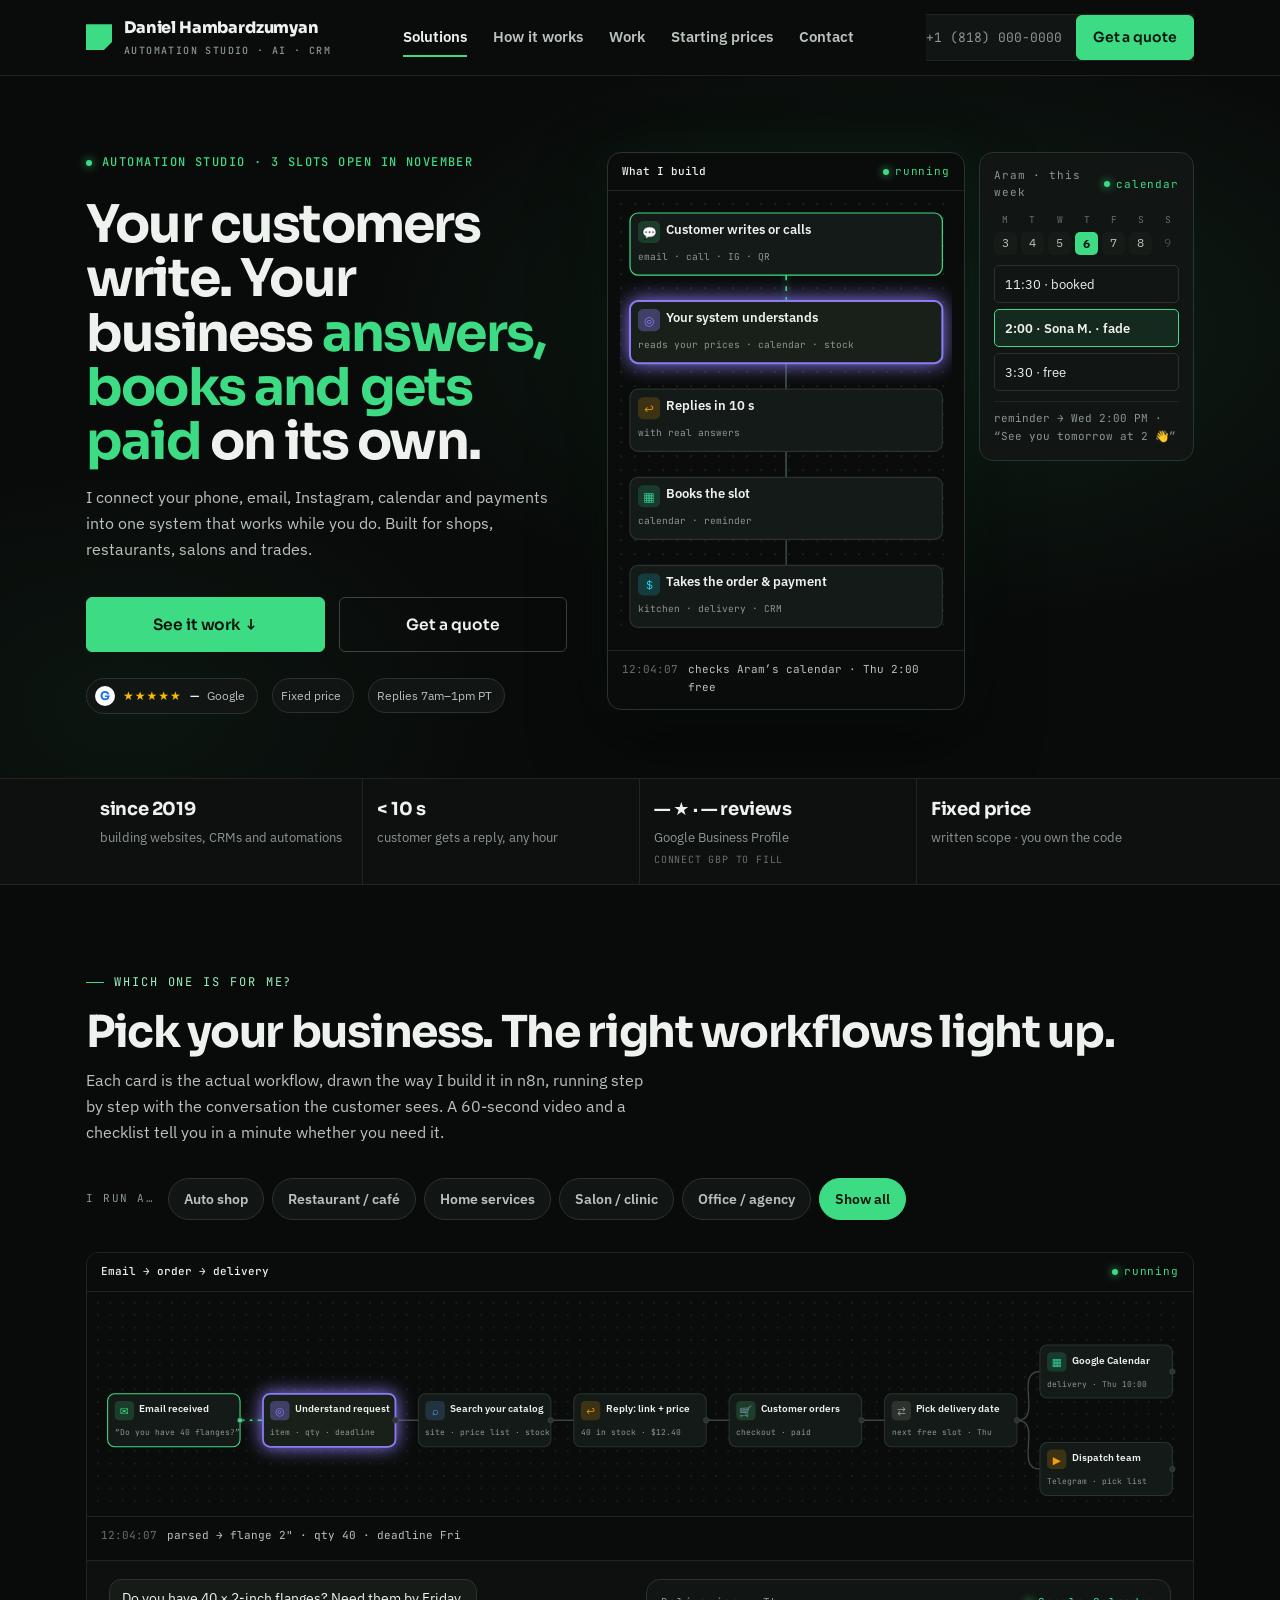
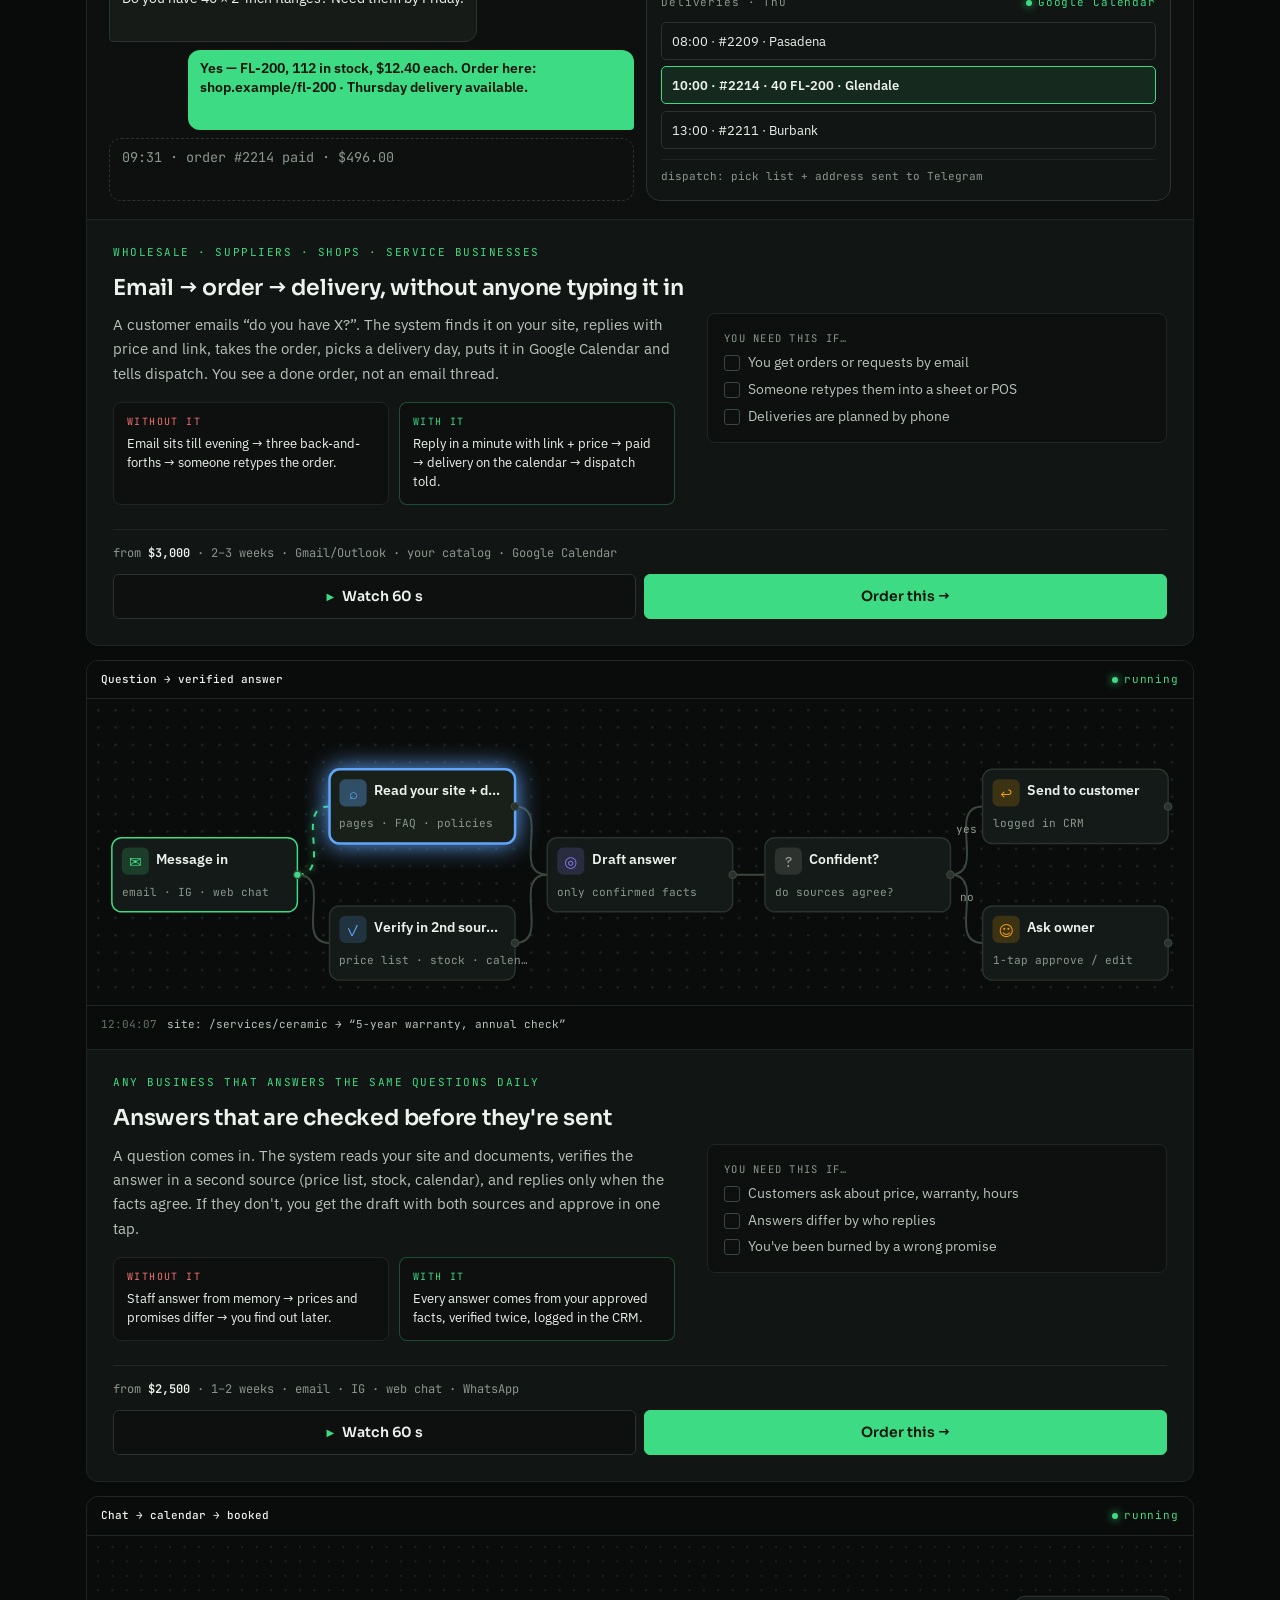
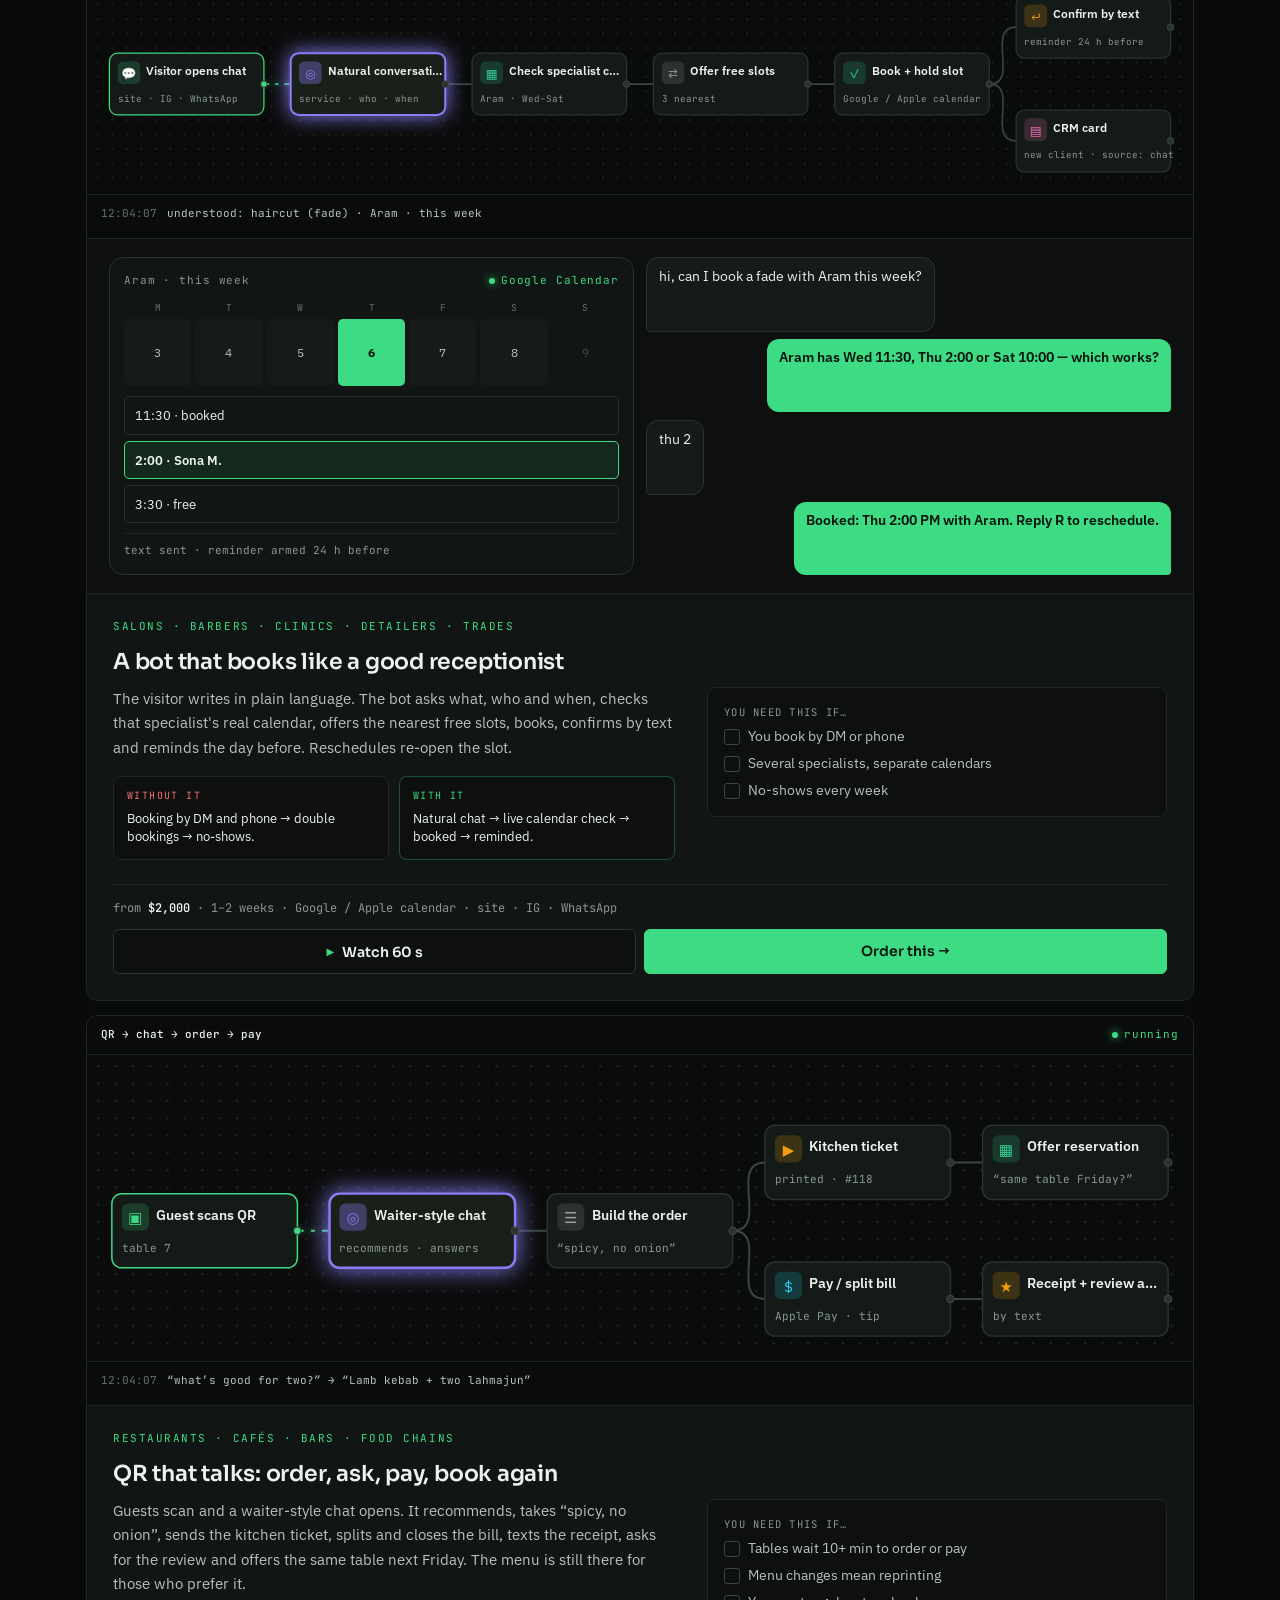
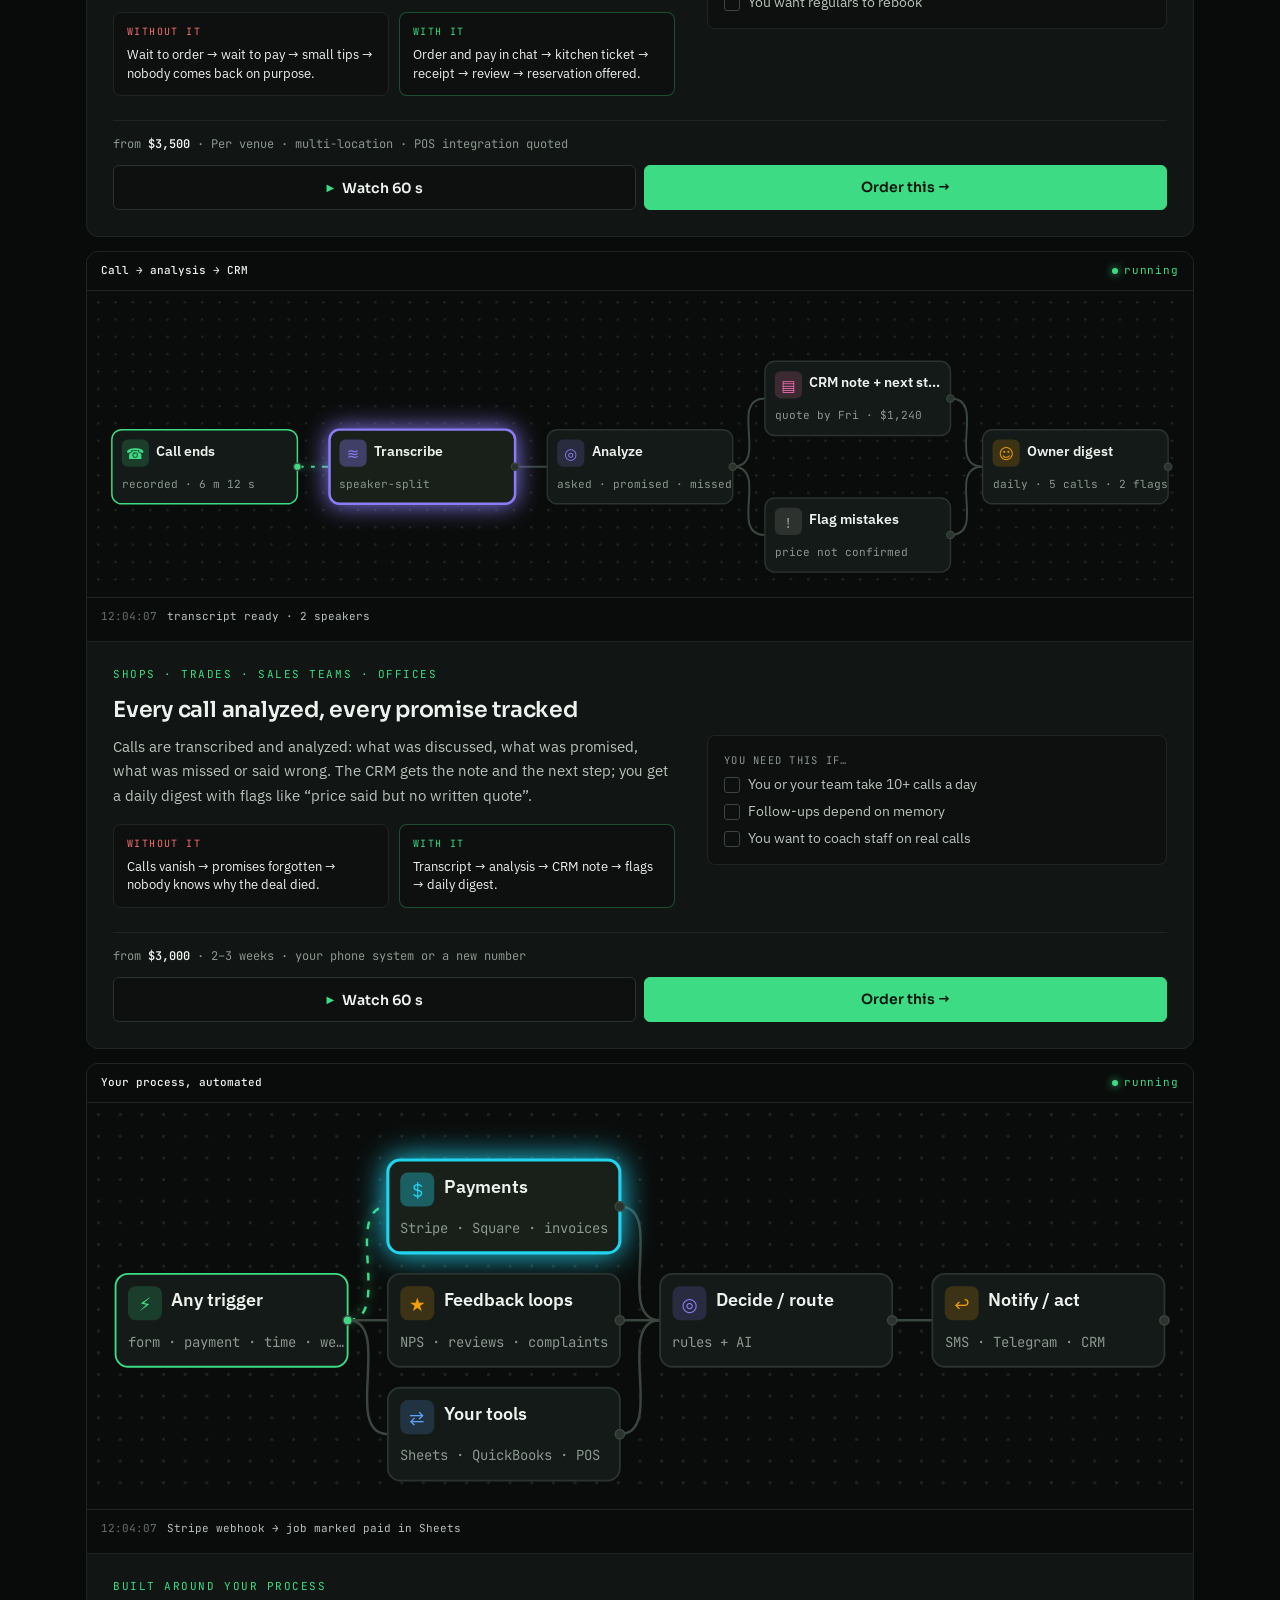
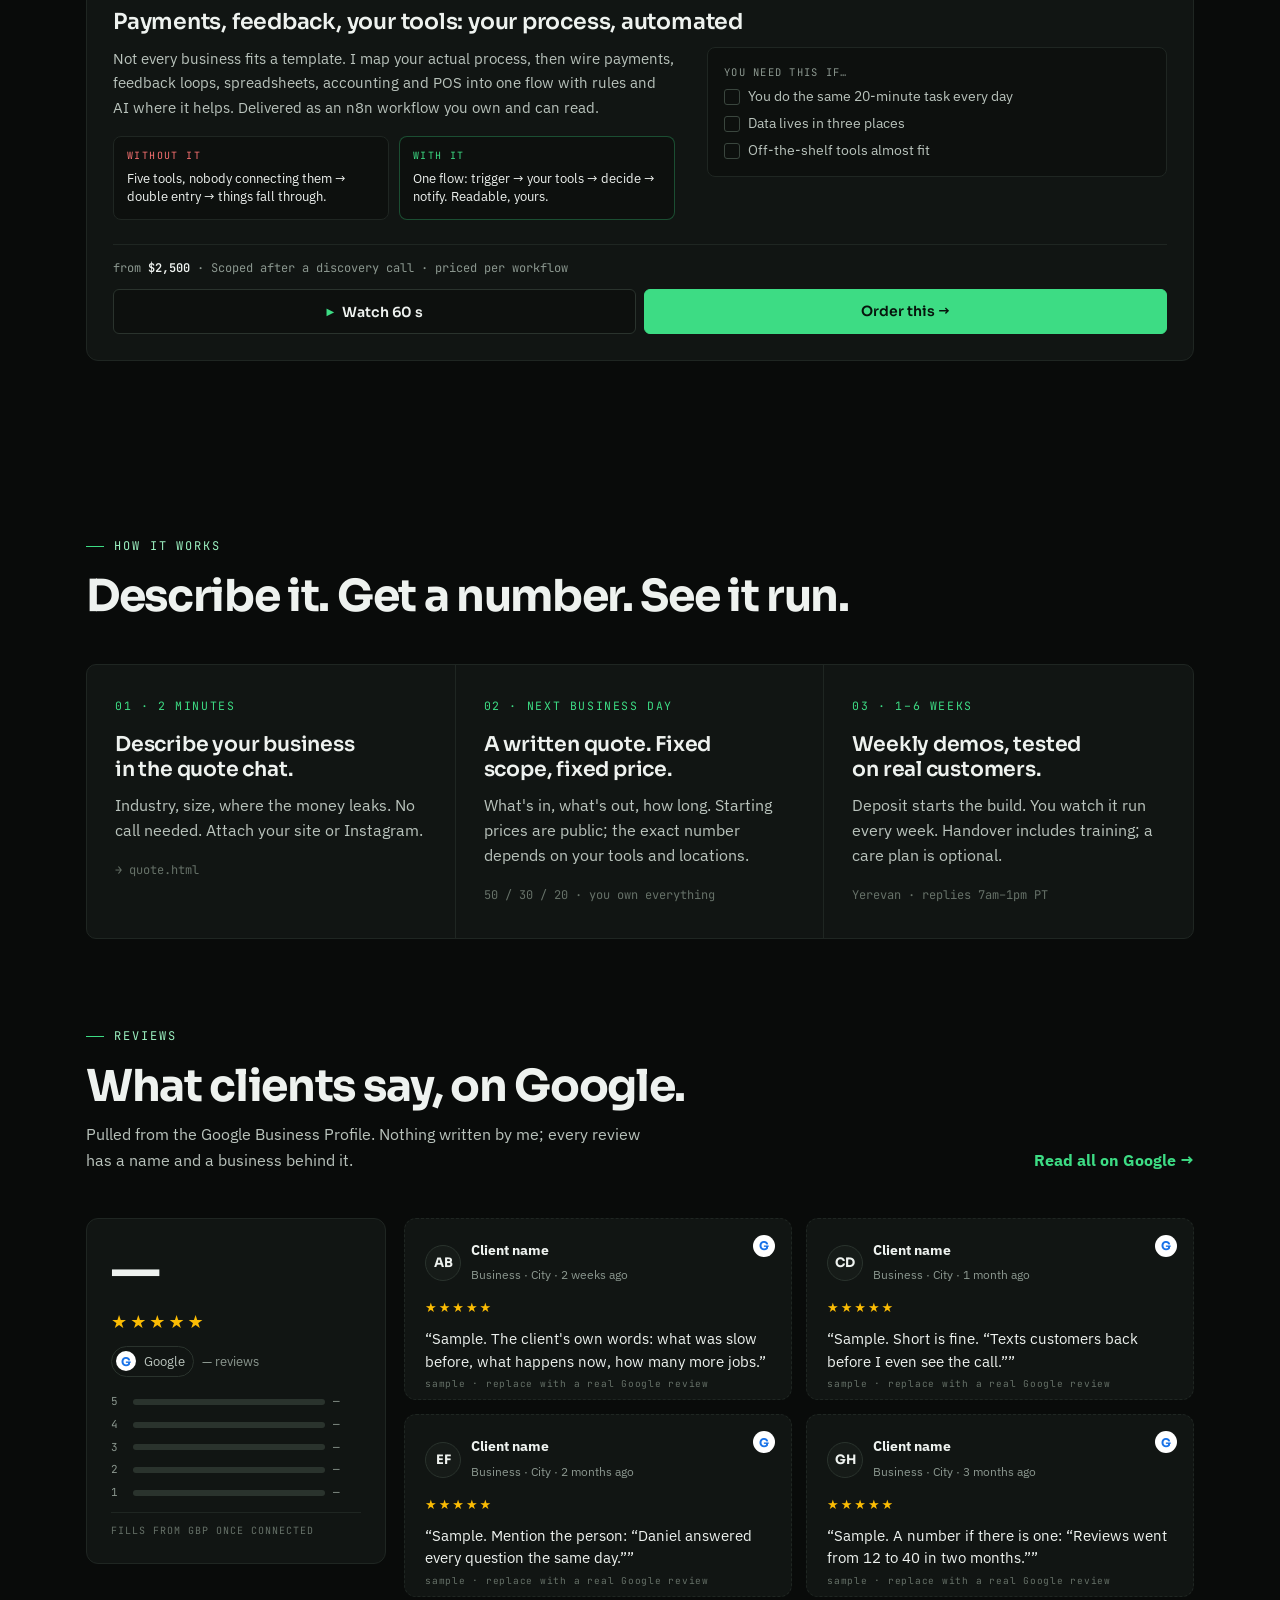
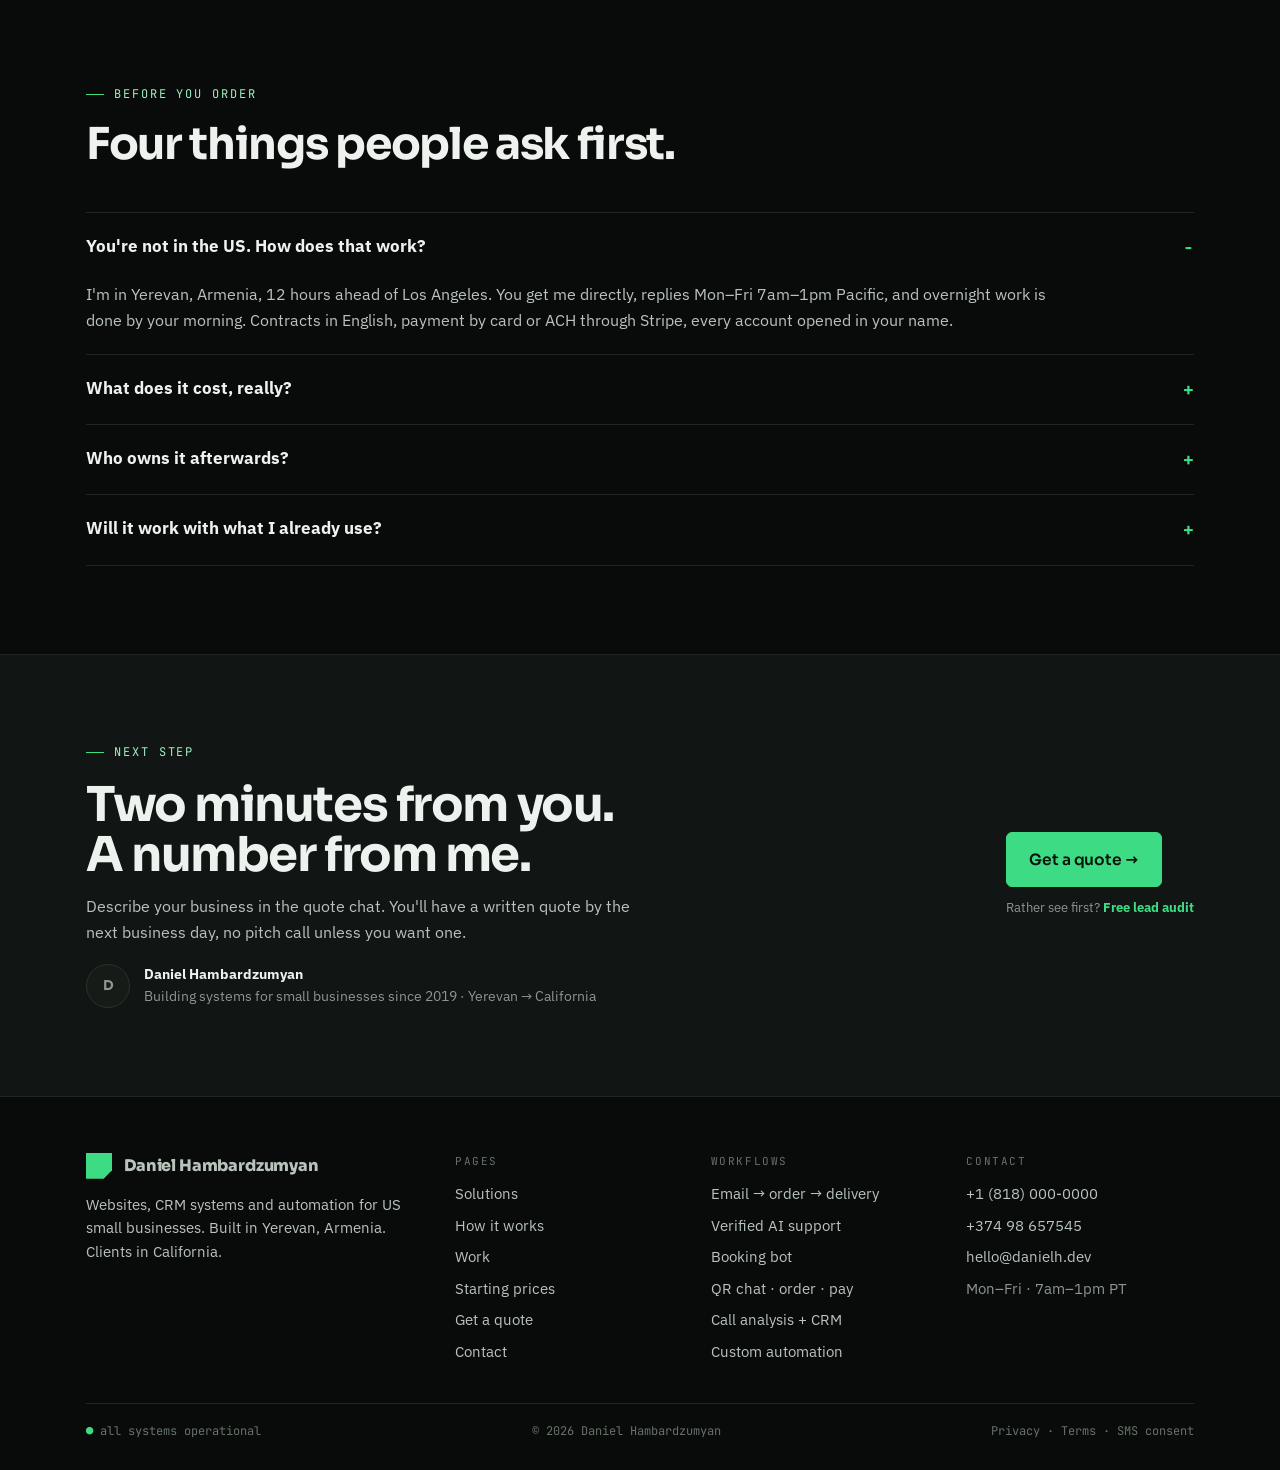
<file: index.html>
<!doctype html>
<html lang="en">
<head>
<meta charset="utf-8">
<meta name="viewport" content="width=device-width, initial-scale=1, viewport-fit=cover">
<title>Daniel Hambardzumyan — Systems for small businesses: missed-call text back, QR ordering, lead recovery, CRM</title>
<meta name="description" content="Six small-business systems, each shown live: missed-call text back, lead recovery, QR menu & pay, booking, CRM, AI inbox. Describe your business, get a quote.">
<link rel="preconnect" href="https://fonts.googleapis.com">
<link rel="stylesheet" href="https://fonts.googleapis.com/css2?family=Sora:wght@500;600;700&family=IBM+Plex+Sans:wght@400;500;600&family=JetBrains+Mono:wght@400;500&display=swap">
<link rel="stylesheet" href="style.css">
<link rel="stylesheet" href="demos.css">
<link rel="stylesheet" href="sales.css">
</head>
<body>
<header class="nav" id="nav">
  <div class="wrap">
    <a class="brand" href="index.html"><span class="mark"></span><span>Daniel Hambardzumyan<small>AUTOMATION STUDIO · AI · CRM</small></span></a>
    <nav class="menu" id="menu">
      <a href="index.html#solutions" class="on">Solutions</a>
      <a href="index.html#how">How it works</a>
      <a href="work.html" >Work</a>
      <a href="services.html" >Starting prices</a>
      <a href="contact.html" >Contact</a>
    </nav>
    <div class="cta">
      <span class="tel">+1 (818) 000-0000</span>
      <a class="btn pri" href="quote.html">Get a quote</a>
      <button class="burger" aria-label="Menu" aria-expanded="false" onclick="var n=document.getElementById('nav');n.classList.toggle('open');this.setAttribute('aria-expanded',n.classList.contains('open'))"><i></i><i></i><i></i></button>
    </div>
  </div>
</header>
<section class="hero board-hero" id="top"><div class="wrap">
  <div class="bh-copy">
    <div class="kicker"><i></i><b>Automation studio · 3 slots open in November</b></div>
    <h1>Your customers write. Your business <span>answers, books and gets paid</span> on its own.</h1>
    <p class="lead">I connect your phone, email, Instagram, calendar and payments into one system that works while you do. Built for shops, restaurants, salons and trades.</p>
    <div class="row"><a class="btn pri" href="#solutions">See it work ↓</a><a class="btn" href="quote.html">Get a quote</a></div>
    <div class="hero-proof"><span class="gstar"><span class="g">G</span><span class="st">★★★★★</span><b>—</b> Google</span><span class="gstar">Fixed price</span><span class="gstar">Replies 7am–1pm PT</span></div>
  </div>
  <div class="hero-vis">
    <div class="scr n8 hero-n8" data-flow="hero"></div>
    <div class="hero-cal" aria-label="Example: a booking landing in the calendar">
      <div class="hc-top"><span>Aram · this week</span><span class="hc-live"><i></i>calendar</span></div>
      <div class="cal"><span class="h">M</span><span class="h">T</span><span class="h">W</span><span class="h">T</span><span class="h">F</span><span class="h">S</span><span class="h">S</span>
        <span class="d">3</span><span class="d">4</span><span class="d">5</span><span class="d pick">6</span><span class="d">7</span><span class="d">8</span><span class="d off">9</span></div>
      <div class="slots"><span>11:30 · booked</span><span class="pick">2:00 · Sona M. · fade</span><span>3:30 · free</span></div>
      <div class="hc-foot">reminder → Wed 2:00 PM · “See you tomorrow at 2 👋”</div>
    </div>
  </div>
</div></section>

<div class="proof"><div class="wrap">
  <div class="cell"><b>since 2019</b><span>building websites, CRMs and automations</span></div>
  <div class="cell"><b>&lt; 10 s</b><span>customer gets a reply, any hour</span></div>
  <div class="cell"><b>— ★ · — reviews</b><span>Google Business Profile</span><span class="sample">connect GBP to fill</span></div>
  <div class="cell"><b>Fixed price</b><span>written scope · you own the code</span></div>
</div></div>
<section id="solutions"><div class="wrap">
  <div class="sec-head"><div><div class="eyebrow">Which one is for me?</div><h2>Pick your business. The right workflows light up.</h2><p>Each card is the actual workflow, drawn the way I build it in n8n, running step by step with the conversation the customer sees. A 60-second video and a checklist tell you in a minute whether you need it.</p></div></div>
  <div class="decide" id="decide"><span class="lab">I run a…</span><button data-f="auto">Auto shop</button><button data-f="food">Restaurant / café</button><button data-f="home">Home services</button><button data-f="beauty">Salon / clinic</button><button data-f="office">Office / agency</button><button data-f="all" aria-pressed="true">Show all</button></div>
  <div class="sol">
    <article class="solc wide" id="s-order" data-tags="food office home"><span class="match">FITS YOUR BUSINESS</span>
      <div class="scr n8" data-flow="order"></div>
      <div class="screens"><div class="chat"><div class="msg in" style="animation-delay:.4s">Do you have 40 × 2-inch flanges? Need them by Friday.</div><div class="msg out" style="animation-delay:1.8s">Yes — FL-200, 112 in stock, $12.40 each. Order here: shop.example/fl-200 · Thursday delivery available.</div><div class="msg sys" style="animation-delay:3.2s">09:31 · order #2214 paid · $496.00</div></div><div class="hero-cal in-card"><div class="hc-top"><span>Deliveries · Thu</span><span class="hc-live"><i></i>Google Calendar</span></div><div class="slots"><span>08:00 · #2209 · Pasadena</span><span class="pick">10:00 · #2214 · 40 FL-200 · Glendale</span><span>13:00 · #2211 · Burbank</span></div><div class="hc-foot">dispatch: pick list + address sent to Telegram</div></div></div>
      <div class="body"><div class="ind">Wholesale · suppliers · shops · service businesses</div><h3>Email → order → delivery, without anyone typing it in</h3><p>A customer emails “do you have X?”. The system finds it on your site, replies with price and link, takes the order, picks a delivery day, puts it in Google Calendar and tells dispatch. You see a done order, not an email thread.</p>
      <div class="isyou"><div class="ba b"><span class="k">Without it</span>Email sits till evening → three back-and-forths → someone retypes the order.</div><div class="ba a"><span class="k">With it</span>Reply in a minute with link + price → paid → delivery on the calendar → dispatch told.</div></div>
      <ul class="chk"><li class="cap">You need this if…</li><li>You get orders or requests by email</li><li>Someone retypes them into a sheet or POS</li><li>Deliveries are planned by phone</li></ul>
      <div class="foot"><span class="from">from <b>$3,000</b> · 2–3 weeks · Gmail/Outlook · your catalog · Google Calendar</span><div class="acts"><button class="btn vid" type="button" data-video="s-order">Watch 60 s</button><a class="btn pri" href="quote.html#order">Order this →</a></div></div></div>
    </article>
    <article class="solc wide" id="s-support" data-tags="auto home beauty office food"><span class="match">FITS YOUR BUSINESS</span>
      <div class="scr n8" data-flow="support"></div>
      <div class="body"><div class="ind">Any business that answers the same questions daily</div><h3>Answers that are checked before they're sent</h3><p>A question comes in. The system reads your site and documents, verifies the answer in a second source (price list, stock, calendar), and replies only when the facts agree. If they don't, you get the draft with both sources and approve in one tap.</p>
      <div class="isyou"><div class="ba b"><span class="k">Without it</span>Staff answer from memory → prices and promises differ → you find out later.</div><div class="ba a"><span class="k">With it</span>Every answer comes from your approved facts, verified twice, logged in the CRM.</div></div>
      <ul class="chk"><li class="cap">You need this if…</li><li>Customers ask about price, warranty, hours</li><li>Answers differ by who replies</li><li>You've been burned by a wrong promise</li></ul>
      <div class="foot"><span class="from">from <b>$2,500</b> · 1–2 weeks · email · IG · web chat · WhatsApp</span><div class="acts"><button class="btn vid" type="button" data-video="s-support">Watch 60 s</button><a class="btn pri" href="quote.html#support">Order this →</a></div></div></div>
    </article>
    <article class="solc wide" id="s-book" data-tags="beauty home auto"><span class="match">FITS YOUR BUSINESS</span>
      <div class="scr n8" data-flow="book"></div>
      <div class="screens"><div class="hero-cal in-card"><div class="hc-top"><span>Aram · this week</span><span class="hc-live"><i></i>Google Calendar</span></div><div class="cal"><span class="h">M</span><span class="h">T</span><span class="h">W</span><span class="h">T</span><span class="h">F</span><span class="h">S</span><span class="h">S</span><span class="d">3</span><span class="d">4</span><span class="d">5</span><span class="d pick">6</span><span class="d">7</span><span class="d">8</span><span class="d off">9</span></div><div class="slots"><span>11:30 · booked</span><span class="pick">2:00 · Sona M.</span><span>3:30 · free</span></div><div class="hc-foot">text sent · reminder armed 24 h before</div></div><div class="chat"><div class="msg in" style="animation-delay:.4s">hi, can I book a fade with Aram this week?</div><div class="msg out" style="animation-delay:1.6s">Aram has Wed 11:30, Thu 2:00 or Sat 10:00 — which works?</div><div class="msg in" style="animation-delay:3s">thu 2</div><div class="msg out" style="animation-delay:4s">Booked: Thu 2:00 PM with Aram. Reply R to reschedule.</div></div></div>
      <div class="body"><div class="ind">Salons · barbers · clinics · detailers · trades</div><h3>A bot that books like a good receptionist</h3><p>The visitor writes in plain language. The bot asks what, who and when, checks that specialist's real calendar, offers the nearest free slots, books, confirms by text and reminds the day before. Reschedules re-open the slot.</p>
      <div class="isyou"><div class="ba b"><span class="k">Without it</span>Booking by DM and phone → double bookings → no-shows.</div><div class="ba a"><span class="k">With it</span>Natural chat → live calendar check → booked → reminded.</div></div>
      <ul class="chk"><li class="cap">You need this if…</li><li>You book by DM or phone</li><li>Several specialists, separate calendars</li><li>No-shows every week</li></ul>
      <div class="foot"><span class="from">from <b>$2,000</b> · 1–2 weeks · Google / Apple calendar · site · IG · WhatsApp</span><div class="acts"><button class="btn vid" type="button" data-video="s-book">Watch 60 s</button><a class="btn pri" href="quote.html#book">Order this →</a></div></div></div>
    </article>
    <article class="solc wide" id="s-qr" data-tags="food"><span class="match">FITS YOUR BUSINESS</span>
      <div class="scr n8" data-flow="qr"></div>
      <div class="body"><div class="ind">Restaurants · cafés · bars · food chains</div><h3>QR that talks: order, ask, pay, book again</h3><p>Guests scan and a waiter-style chat opens. It recommends, takes “spicy, no onion”, sends the kitchen ticket, splits and closes the bill, texts the receipt, asks for the review and offers the same table next Friday. The menu is still there for those who prefer it.</p>
      <div class="isyou"><div class="ba b"><span class="k">Without it</span>Wait to order → wait to pay → small tips → nobody comes back on purpose.</div><div class="ba a"><span class="k">With it</span>Order and pay in chat → kitchen ticket → receipt → review → reservation offered.</div></div>
      <ul class="chk"><li class="cap">You need this if…</li><li>Tables wait 10+ min to order or pay</li><li>Menu changes mean reprinting</li><li>You want regulars to rebook</li></ul>
      <div class="foot"><span class="from">from <b>$3,500</b> · Per venue · multi-location · POS integration quoted</span><div class="acts"><button class="btn vid" type="button" data-video="s-qr">Watch 60 s</button><a class="btn pri" href="quote.html#qr">Order this →</a></div></div></div>
    </article>
    <article class="solc wide" id="s-calls" data-tags="auto home office"><span class="match">FITS YOUR BUSINESS</span>
      <div class="scr n8" data-flow="calls"></div>
      <div class="body"><div class="ind">Shops · trades · sales teams · offices</div><h3>Every call analyzed, every promise tracked</h3><p>Calls are transcribed and analyzed: what was discussed, what was promised, what was missed or said wrong. The CRM gets the note and the next step; you get a daily digest with flags like “price said but no written quote”.</p>
      <div class="isyou"><div class="ba b"><span class="k">Without it</span>Calls vanish → promises forgotten → nobody knows why the deal died.</div><div class="ba a"><span class="k">With it</span>Transcript → analysis → CRM note → flags → daily digest.</div></div>
      <ul class="chk"><li class="cap">You need this if…</li><li>You or your team take 10+ calls a day</li><li>Follow-ups depend on memory</li><li>You want to coach staff on real calls</li></ul>
      <div class="foot"><span class="from">from <b>$3,000</b> · 2–3 weeks · your phone system or a new number</span><div class="acts"><button class="btn vid" type="button" data-video="s-calls">Watch 60 s</button><a class="btn pri" href="quote.html#calls">Order this →</a></div></div></div>
    </article>
    <article class="solc wide" id="s-custom" data-tags="auto food home beauty office"><span class="match">FITS YOUR BUSINESS</span>
      <div class="scr n8" data-flow="custom"></div>
      <div class="body"><div class="ind">Built around your process</div><h3>Payments, feedback, your tools: your process, automated</h3><p>Not every business fits a template. I map your actual process, then wire payments, feedback loops, spreadsheets, accounting and POS into one flow with rules and AI where it helps. Delivered as an n8n workflow you own and can read.</p>
      <div class="isyou"><div class="ba b"><span class="k">Without it</span>Five tools, nobody connecting them → double entry → things fall through.</div><div class="ba a"><span class="k">With it</span>One flow: trigger → your tools → decide → notify. Readable, yours.</div></div>
      <ul class="chk"><li class="cap">You need this if…</li><li>You do the same 20-minute task every day</li><li>Data lives in three places</li><li>Off-the-shelf tools almost fit</li></ul>
      <div class="foot"><span class="from">from <b>$2,500</b> · Scoped after a discovery call · priced per workflow</span><div class="acts"><button class="btn vid" type="button" data-video="s-custom">Watch 60 s</button><a class="btn pri" href="quote.html#custom">Order this →</a></div></div></div>
    </article>
  </div>
</div></section>


<section id="how"><div class="wrap">
  <div class="sec-head"><div><div class="eyebrow">How it works</div><h2>Describe it. Get a number. See it run.</h2></div></div>
  <div class="steps">
    <article class="step"><div class="n">01 · 2 MINUTES</div><h3>Describe your business in the quote chat.</h3><p>Industry, size, where the money leaks. No call needed. Attach your site or Instagram.</p><div class="t">→ quote.html</div></article>
    <article class="step"><div class="n">02 · NEXT BUSINESS DAY</div><h3>A written quote. Fixed scope, fixed price.</h3><p>What's in, what's out, how long. Starting prices are public; the exact number depends on your tools and locations.</p><div class="t">50 / 30 / 20 · you own everything</div></article>
    <article class="step"><div class="n">03 · 1–6 WEEKS</div><h3>Weekly demos, tested on real customers.</h3><p>Deposit starts the build. You watch it run every week. Handover includes training; a care plan is optional.</p><div class="t">Yerevan · replies 7am–1pm PT</div></article>
  </div>
</div></section>

<section id="reviews" style="padding-top:0"><div class="wrap">
  <div class="sec-head"><div><div class="eyebrow">Reviews</div><h2>What clients say, on Google.</h2><p>Pulled from the Google Business Profile. Nothing written by me; every review has a name and a business behind it.</p></div><a class="link" href="https://g.page/">Read all on Google →</a></div>
  <div class="grev">
    <div class="gsum"><div class="big">—</div><div class="st">★★★★★</div><div class="gl"><span class="gstar" style="padding:4px 8px 4px 4px"><span class="g">G</span>Google</span>— reviews</div>
      <div class="bars"><div class="bar">5<i style="--w:0%"></i>—</div><div class="bar">4<i style="--w:0%"></i>—</div><div class="bar">3<i style="--w:0%"></i>—</div><div class="bar">2<i style="--w:0%"></i>—</div><div class="bar">1<i style="--w:0%"></i>—</div></div>
      <div class="sample">fills from GBP once connected</div></div>
    <div class="gcards">
      <div class="gc sample"><span class="gmark">G</span><div class="top"><div class="av">AB</div><div><b>Client name</b><span>Business · City · 2 weeks ago</span></div></div><div class="st">★★★★★</div><q>Sample. The client's own words: what was slow before, what happens now, how many more jobs.</q></div>
      <div class="gc sample"><span class="gmark">G</span><div class="top"><div class="av">CD</div><div><b>Client name</b><span>Business · City · 1 month ago</span></div></div><div class="st">★★★★★</div><q>Sample. Short is fine. “Texts customers back before I even see the call.”</q></div>
      <div class="gc sample"><span class="gmark">G</span><div class="top"><div class="av">EF</div><div><b>Client name</b><span>Business · City · 2 months ago</span></div></div><div class="st">★★★★★</div><q>Sample. Mention the person: “Daniel answered every question the same day.”</q></div>
      <div class="gc sample"><span class="gmark">G</span><div class="top"><div class="av">GH</div><div><b>Client name</b><span>Business · City · 3 months ago</span></div></div><div class="st">★★★★★</div><q>Sample. A number if there is one: “Reviews went from 12 to 40 in two months.”</q></div>
    </div>
  </div>
</div></section>

<section id="faq" style="padding-top:0"><div class="wrap">
  <div class="sec-head"><div><div class="eyebrow">Before you order</div><h2>Four things people ask first.</h2></div></div>
  <div class="faq">
    <details open><summary>You're not in the US. How does that work?</summary><p>I'm in Yerevan, Armenia, 12 hours ahead of Los Angeles. You get me directly, replies Mon–Fri 7am–1pm Pacific, and overnight work is done by your morning. Contracts in English, payment by card or ACH through Stripe, every account opened in your name.</p></details>
    <details><summary>What does it cost, really?</summary><p>Starting prices are on every card and on the <a class="link" href="services.html">prices page</a>. The exact number comes from the quote and depends on your tools and locations. It's written, fixed, and includes what's not included.</p></details>
    <details><summary>Who owns it afterwards?</summary><p>You do. Code, hosting, domain, CRM, messaging accounts. You can leave at any time with everything running.</p></details>
    <details><summary>Will it work with what I already use?</summary><p>Usually yes: Square, Toast, Jobber, Housecall Pro, Google Calendar, HubSpot, Sheets. If your tool has an API or a Zapier/n8n connector, it plugs in. If not, I say so in the quote.</p></details>
  </div>
</div></section>

<section class="cta"><div class="wrap">
  <div><div class="eyebrow">Next step</div><h2>Two minutes from you. A number from me.</h2><p>Describe your business in the quote chat. You'll have a written quote by the next business day, no pitch call unless you want one.</p>
    <div class="who"><div class="av">D</div><div><b style="color:var(--fg)">Daniel Hambardzumyan</b><br>Building systems for small businesses since 2019 · Yerevan → California</div></div></div>
  <div class="col"><a class="btn pri" href="quote.html">Get a quote →</a><small>Rather see first? <a class="link" href="contact.html">Free lead audit</a></small></div>
</div></section>

<div class="modal" id="vmodal" role="dialog" aria-modal="true" aria-label="Solution video">
  <div class="mbox">
    <button class="mclose" type="button" id="vclose" aria-label="Close">×</button>
    <div class="mvid"><video id="vplayer" controls playsinline preload="none" hidden></video><div class="ph" id="vph"><div><i>▶</i>60-second walkthrough<br><span style="color:var(--dim)">video goes here · drop the file in /video/&lt;id&gt;.mp4</span></div></div></div>
    <div class="mbody">
      <div><h3 id="vtitle">—</h3><p id="vtext">—</p></div>
      <div class="order"><span class="k">Order this system</span><div class="amt" id="vprice"><small>from</small>—</div><small id="vnote">—</small><a class="btn pri" id="vorder" href="quote.html">Order this →</a><small>Written quote by the next business day. Fixed scope, fixed price.</small></div>
    </div>
  </div>
</div>
<script>
(function(){
  var D={"s-order":{"name":"Email-to-order automation","title":"Email → order → delivery, without anyone typing it in","after":"Reply in a minute with link + price → paid → delivery on the calendar → dispatch told.","price":3000,"note":"2–3 weeks · Gmail/Outlook · your catalog · Google Calendar"},"s-support":{"name":"Verified AI support","title":"Answers that are checked before they're sent","after":"Every answer comes from your approved facts, verified twice, logged in the CRM.","price":2500,"note":"1–2 weeks · email · IG · web chat · WhatsApp"},"s-book":{"name":"Booking bot","title":"A bot that books like a good receptionist","after":"Natural chat → live calendar check → booked → reminded.","price":2000,"note":"1–2 weeks · Google / Apple calendar · site · IG · WhatsApp"},"s-qr":{"name":"QR chat · order · pay","title":"QR that talks: order, ask, pay, book again","after":"Order and pay in chat → kitchen ticket → receipt → review → reservation offered.","price":3500,"note":"Per venue · multi-location · POS integration quoted"},"s-calls":{"name":"Call analysis + CRM","title":"Every call analyzed, every promise tracked","after":"Transcript → analysis → CRM note → flags → daily digest.","price":3000,"note":"2–3 weeks · your phone system or a new number"},"s-custom":{"name":"Custom automation","title":"Payments, feedback, your tools: your process, automated","after":"One flow: trigger → your tools → decide → notify. Readable, yours.","price":2500,"note":"Scoped after a discovery call · priced per workflow"}};
  var m=document.getElementById('vmodal'),v=document.getElementById('vplayer'),ph=document.getElementById('vph');
  function open(k){var d=D[k];if(!d)return;document.getElementById('vtitle').textContent=d.name;document.getElementById('vtext').textContent=d.title+'. '+d.after;document.getElementById('vprice').innerHTML='<small>from</small>$'+d.price.toLocaleString();document.getElementById('vnote').textContent=d.note;document.getElementById('vorder').href='quote.html#'+k.replace('s-','');
    v.hidden=true;ph.hidden=false;v.removeAttribute('src');var src='video/'+k.replace('s-','')+'.mp4';
    fetch(src,{method:'HEAD'}).then(function(r){if(r.ok){v.src=src;v.hidden=false;ph.hidden=true}}).catch(function(){});
    m.classList.add('open');document.body.style.overflow='hidden'}
  function close(){m.classList.remove('open');document.body.style.overflow='';v.pause()}
  document.querySelectorAll('[data-video]').forEach(function(b){b.addEventListener('click',function(){open(b.dataset.video)})});
  document.getElementById('vclose').addEventListener('click',close);
  m.addEventListener('click',function(e){if(e.target===m)close()});
  document.addEventListener('keydown',function(e){if(e.key==='Escape')close()});
  var bs=document.querySelectorAll('#decide button'),cards=document.querySelectorAll('.solc');
  function filt(f){bs.forEach(function(b){b.setAttribute('aria-pressed',b.dataset.f===f?'true':'false')});cards.forEach(function(c){var hit=f==='all'||(c.dataset.tags||'').split(' ').indexOf(f)>-1;c.classList.toggle('dim',f!=='all'&&!hit);c.classList.toggle('hit',f!=='all'&&hit)});
    if(f!=='all'){var first=document.querySelector('.solc.hit');if(first)first.scrollIntoView({behavior:'smooth',block:'start'})}}
  bs.forEach(function(b){b.addEventListener('click',function(){filt(b.dataset.f)})});
})();
</script>
<div class="stickycta"><a class="btn pri" href="quote.html">Get a quote · 2 min</a><a class="btn" href="#solutions">See it work</a></div>
<footer>
  <div class="wrap cols">
    <div class="col"><div class="brand"><span class="mark"></span><span>Daniel Hambardzumyan</span></div><p>Websites, CRM systems and automation for US small businesses. Built in Yerevan, Armenia. Clients in California.</p></div>
    <div class="col"><div class="k">Pages</div><a href="index.html#solutions">Solutions</a><a href="index.html#how">How it works</a><a href="work.html">Work</a><a href="services.html">Starting prices</a><a href="quote.html">Get a quote</a><a href="contact.html">Contact</a></div>
    <div class="col"><div class="k">Workflows</div><a href="index.html#s-order">Email → order → delivery</a><a href="index.html#s-support">Verified AI support</a><a href="index.html#s-book">Booking bot</a><a href="index.html#s-qr">QR chat · order · pay</a><a href="index.html#s-calls">Call analysis + CRM</a><a href="index.html#s-custom">Custom automation</a></div>
    <div class="col"><div class="k">Contact</div><span>+1 (818) 000-0000</span><span>+374 98 657545</span><span>hello@danielh.dev</span><span style="color:var(--mute)">Mon–Fri · 7am–1pm PT</span></div>
  </div>
  <div class="wrap"><div class="bottom"><span><b>●</b> all systems operational</span><span>© 2026 Daniel Hambardzumyan</span><span>Privacy · Terms · SMS consent</span></div></div>
</footer>
<script>
(function(){
  var f=document.getElementById('lead-form');
  if(f){f.addEventListener('submit',function(e){e.preventDefault();f.classList.add('sent');f.querySelector('button[type=submit]').disabled=true;});}
})();
</script>

<script src="flows.js"></script>
</body>
</html>
</file>
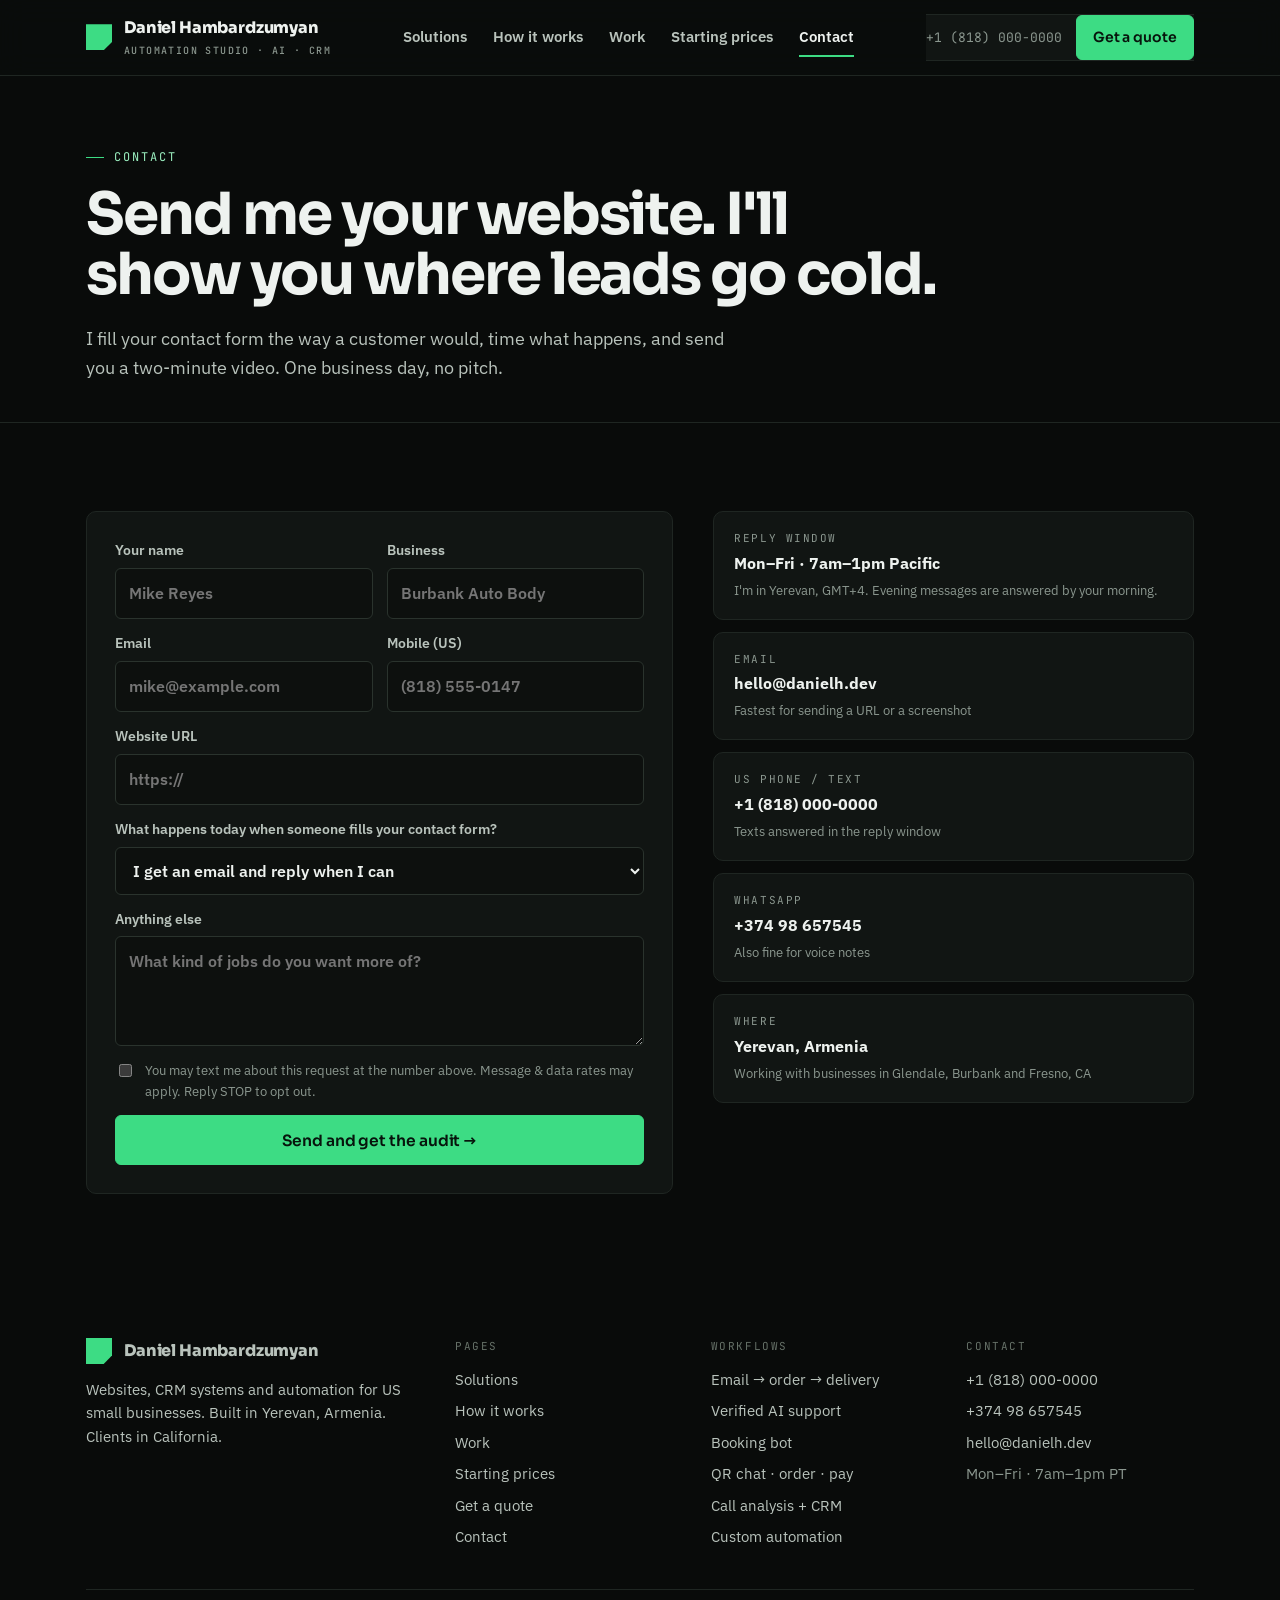
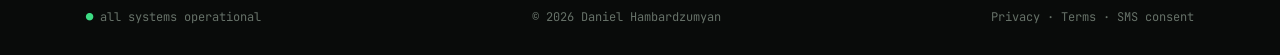
<file: contact.html>
<!doctype html>
<html lang="en">
<head>
<meta charset="utf-8">
<meta name="viewport" content="width=device-width, initial-scale=1, viewport-fit=cover">
<title>Contact — Daniel Hambardzumyan</title>
<meta name="description" content="Free lead audit or a direct message.">
<link rel="preconnect" href="https://fonts.googleapis.com">
<link rel="stylesheet" href="https://fonts.googleapis.com/css2?family=Sora:wght@500;600;700&family=IBM+Plex+Sans:wght@400;500;600&family=JetBrains+Mono:wght@400;500&display=swap">
<link rel="stylesheet" href="style.css">
<link rel="stylesheet" href="demos.css">
<link rel="stylesheet" href="sales.css">
</head>
<body>
<header class="nav" id="nav">
  <div class="wrap">
    <a class="brand" href="index.html"><span class="mark"></span><span>Daniel Hambardzumyan<small>AUTOMATION STUDIO · AI · CRM</small></span></a>
    <nav class="menu" id="menu">
      <a href="index.html#solutions" >Solutions</a>
      <a href="index.html#how">How it works</a>
      <a href="work.html" >Work</a>
      <a href="services.html" >Starting prices</a>
      <a href="contact.html" class="on">Contact</a>
    </nav>
    <div class="cta">
      <span class="tel">+1 (818) 000-0000</span>
      <a class="btn pri" href="quote.html">Get a quote</a>
      <button class="burger" aria-label="Menu" aria-expanded="false" onclick="var n=document.getElementById('nav');n.classList.toggle('open');this.setAttribute('aria-expanded',n.classList.contains('open'))"><i></i><i></i><i></i></button>
    </div>
  </div>
</header>


<section class="pagehead"><div class="wrap"><div class="eyebrow">Contact</div><h1>Send me your website. I'll show you where leads go cold.</h1><p class="lead">I fill your contact form the way a customer would, time what happens, and send you a two-minute video. One business day, no pitch.</p></div></section>
<section><div class="wrap contact">
  <form class="form" id="lead-form">
    <div class="two"><label>Your name<input id="c-name" autocomplete="name" placeholder="Mike Reyes" required></label><label>Business<input id="c-biz" autocomplete="organization" placeholder="Burbank Auto Body"></label></div>
    <div class="two"><label>Email<input id="c-email" type="email" autocomplete="email" placeholder="mike@example.com" required></label><label>Mobile (US)<input id="c-phone" inputmode="tel" autocomplete="tel" placeholder="(818) 555-0147"></label></div>
    <label>Website URL<input id="c-url" inputmode="url" placeholder="https://"></label>
    <label>What happens today when someone fills your contact form?<select id="c-what"><option>I get an email and reply when I can</option><option>Someone at the front desk handles it</option><option>Honestly, I'm not sure</option><option>Nothing, we don't have a form</option></select></label>
    <label>Anything else<textarea id="c-msg" placeholder="What kind of jobs do you want more of?"></textarea></label>
    <label class="consent"><input type="checkbox" id="c-sms"> <span>You may text me about this request at the number above. Message &amp; data rates may apply. Reply STOP to opt out.</span></label>
    <button class="btn pri" type="submit">Send and get the audit →</button>
    <div class="ok"><b>Got it.</b> You'll hear from me within one business day (Mon–Fri, 7am–1pm PT) with the video.</div>
  </form>
  <div class="direct">
    <div><span class="k">Reply window</span><b>Mon–Fri · 7am–1pm Pacific</b><span>I'm in Yerevan, GMT+4. Evening messages are answered by your morning.</span></div>
    <div><span class="k">Email</span><b>hello@danielh.dev</b><span>Fastest for sending a URL or a screenshot</span></div>
    <div><span class="k">US phone / text</span><b>+1 (818) 000-0000</b><span>Texts answered in the reply window</span></div>
    <div><span class="k">WhatsApp</span><b>+374 98 657545</b><span>Also fine for voice notes</span></div>
    <div><span class="k">Where</span><b>Yerevan, Armenia</b><span>Working with businesses in Glendale, Burbank and Fresno, CA</span></div>
  </div>
</div></section>

<footer>
  <div class="wrap cols">
    <div class="col"><div class="brand"><span class="mark"></span><span>Daniel Hambardzumyan</span></div><p>Websites, CRM systems and automation for US small businesses. Built in Yerevan, Armenia. Clients in California.</p></div>
    <div class="col"><div class="k">Pages</div><a href="index.html#solutions">Solutions</a><a href="index.html#how">How it works</a><a href="work.html">Work</a><a href="services.html">Starting prices</a><a href="quote.html">Get a quote</a><a href="contact.html">Contact</a></div>
    <div class="col"><div class="k">Workflows</div><a href="index.html#s-order">Email → order → delivery</a><a href="index.html#s-support">Verified AI support</a><a href="index.html#s-book">Booking bot</a><a href="index.html#s-qr">QR chat · order · pay</a><a href="index.html#s-calls">Call analysis + CRM</a><a href="index.html#s-custom">Custom automation</a></div>
    <div class="col"><div class="k">Contact</div><span>+1 (818) 000-0000</span><span>+374 98 657545</span><span>hello@danielh.dev</span><span style="color:var(--mute)">Mon–Fri · 7am–1pm PT</span></div>
  </div>
  <div class="wrap"><div class="bottom"><span><b>●</b> all systems operational</span><span>© 2026 Daniel Hambardzumyan</span><span>Privacy · Terms · SMS consent</span></div></div>
</footer>
<script>
(function(){
  var f=document.getElementById('lead-form');
  if(f){f.addEventListener('submit',function(e){e.preventDefault();f.classList.add('sent');f.querySelector('button[type=submit]').disabled=true;});}
})();
</script>

</body>
</html>
</file>
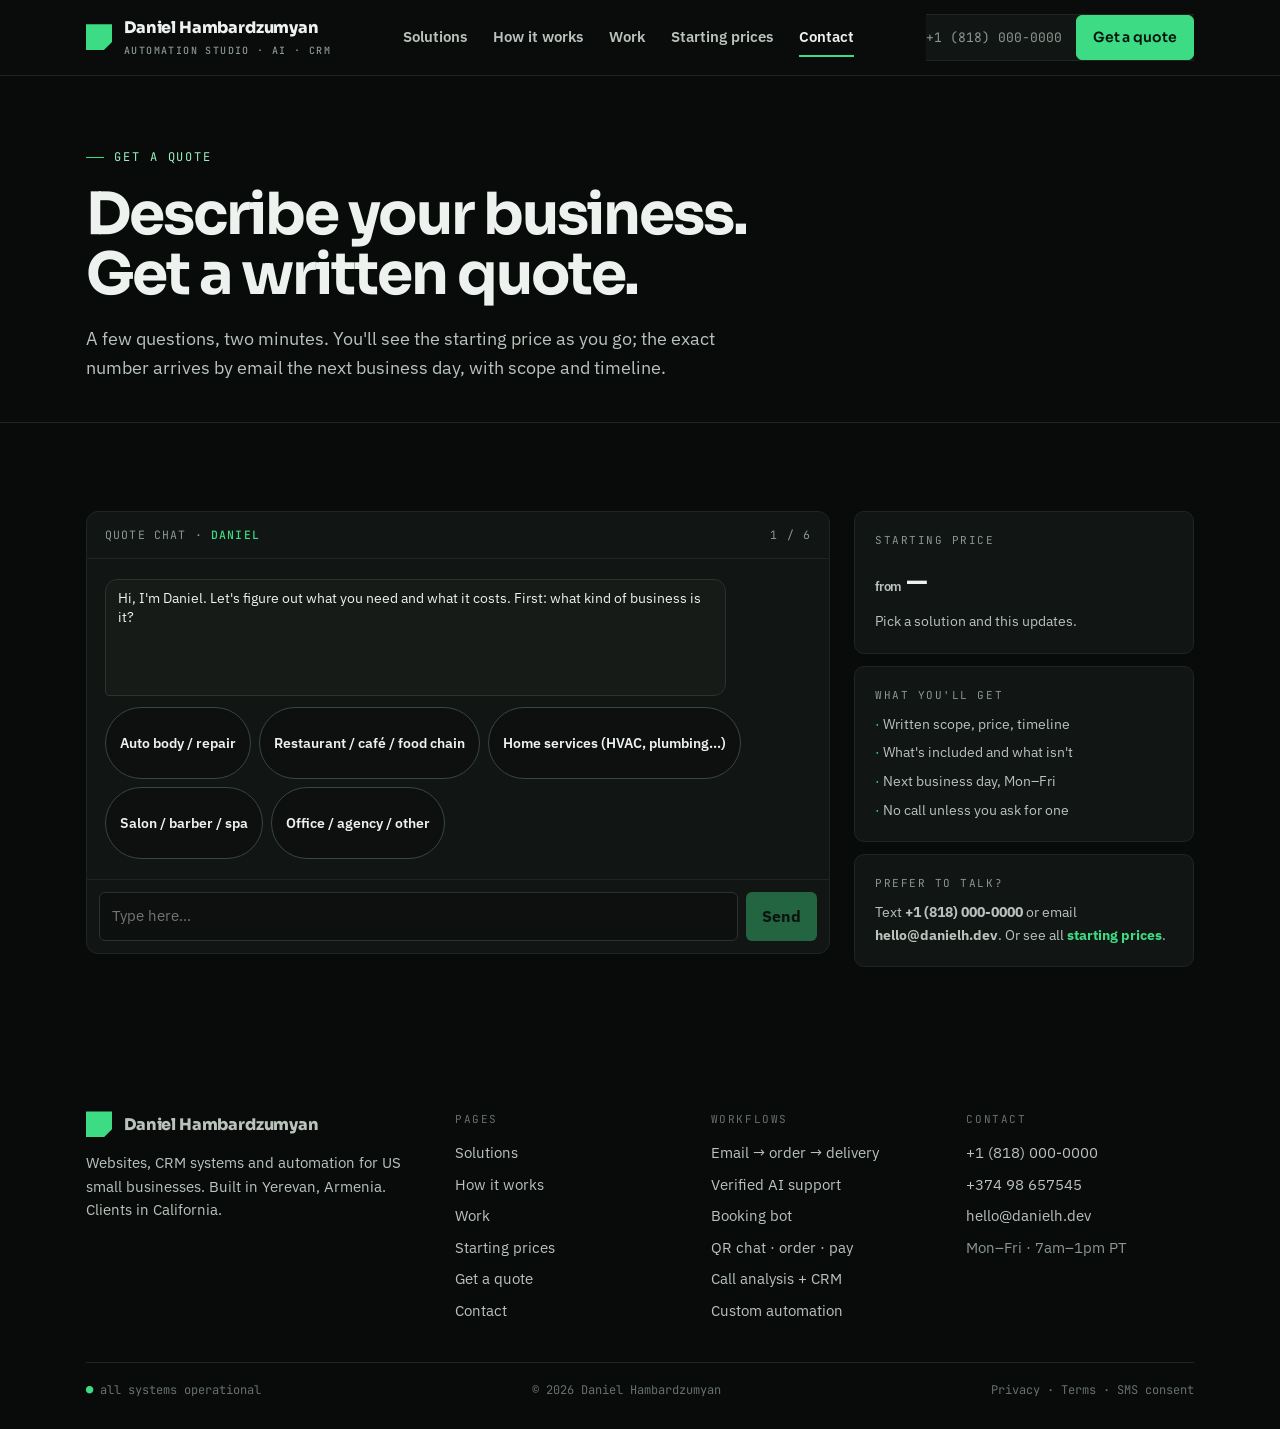
<file: quote.html>
<!doctype html>
<html lang="en">
<head>
<meta charset="utf-8">
<meta name="viewport" content="width=device-width, initial-scale=1, viewport-fit=cover">
<title>Get a quote — Daniel Hambardzumyan</title>
<meta name="description" content="Describe your business in a two-minute chat and get a written quote the next business day.">
<link rel="preconnect" href="https://fonts.googleapis.com">
<link rel="stylesheet" href="https://fonts.googleapis.com/css2?family=Sora:wght@500;600;700&family=IBM+Plex+Sans:wght@400;500;600&family=JetBrains+Mono:wght@400;500&display=swap">
<link rel="stylesheet" href="style.css">
<link rel="stylesheet" href="demos.css">
<link rel="stylesheet" href="sales.css">
</head>
<body>
<header class="nav" id="nav">
  <div class="wrap">
    <a class="brand" href="index.html"><span class="mark"></span><span>Daniel Hambardzumyan<small>AUTOMATION STUDIO · AI · CRM</small></span></a>
    <nav class="menu" id="menu">
      <a href="index.html#solutions" >Solutions</a>
      <a href="index.html#how">How it works</a>
      <a href="work.html" >Work</a>
      <a href="services.html" >Starting prices</a>
      <a href="contact.html" class="on">Contact</a>
    </nav>
    <div class="cta">
      <span class="tel">+1 (818) 000-0000</span>
      <a class="btn pri" href="quote.html">Get a quote</a>
      <button class="burger" aria-label="Menu" aria-expanded="false" onclick="var n=document.getElementById('nav');n.classList.toggle('open');this.setAttribute('aria-expanded',n.classList.contains('open'))"><i></i><i></i><i></i></button>
    </div>
  </div>
</header>

<section class="pagehead"><div class="wrap"><div class="eyebrow">Get a quote</div><h1>Describe your business. Get a written quote.</h1><p class="lead">A few questions, two minutes. You'll see the starting price as you go; the exact number arrives by email the next business day, with scope and timeline.</p></div></section>
<section><div class="wrap quote">
  <div class="qbox">
    <div class="qhead"><span>quote chat · <b>daniel</b></span><span id="q-step">1 / 6</span></div>
    <div class="qlog" id="q-log"></div>
    <form class="qin" id="q-form"><input id="q-input" placeholder="Type here…" autocomplete="off" disabled><button type="submit" id="q-send" disabled>Send</button></form>
  </div>
  <aside class="qside">
    <div class="card"><div class="k">Starting price</div><div class="big" id="q-price"><small>from</small>—</div><p id="q-pricenote" style="font-size:13.5px">Pick a solution and this updates.</p></div>
    <div class="card"><div class="k">What you'll get</div><ul><li>Written scope, price, timeline</li><li>What's included and what isn't</li><li>Next business day, Mon–Fri</li><li>No call unless you ask for one</li></ul></div>
    <div class="card"><div class="k">Prefer to talk?</div><p style="font-size:14px">Text <b>+1 (818) 000-0000</b> or email <b>hello@danielh.dev</b>. Or see all <a class="link" href="services.html">starting prices</a>.</p></div>
  </aside>
</div></section>
<footer>
  <div class="wrap cols">
    <div class="col"><div class="brand"><span class="mark"></span><span>Daniel Hambardzumyan</span></div><p>Websites, CRM systems and automation for US small businesses. Built in Yerevan, Armenia. Clients in California.</p></div>
    <div class="col"><div class="k">Pages</div><a href="index.html#solutions">Solutions</a><a href="index.html#how">How it works</a><a href="work.html">Work</a><a href="services.html">Starting prices</a><a href="quote.html">Get a quote</a><a href="contact.html">Contact</a></div>
    <div class="col"><div class="k">Workflows</div><a href="index.html#s-order">Email → order → delivery</a><a href="index.html#s-support">Verified AI support</a><a href="index.html#s-book">Booking bot</a><a href="index.html#s-qr">QR chat · order · pay</a><a href="index.html#s-calls">Call analysis + CRM</a><a href="index.html#s-custom">Custom automation</a></div>
    <div class="col"><div class="k">Contact</div><span>+1 (818) 000-0000</span><span>+374 98 657545</span><span>hello@danielh.dev</span><span style="color:var(--mute)">Mon–Fri · 7am–1pm PT</span></div>
  </div>
  <div class="wrap"><div class="bottom"><span><b>●</b> all systems operational</span><span>© 2026 Daniel Hambardzumyan</span><span>Privacy · Terms · SMS consent</span></div></div>
</footer>
<script>
(function(){
  var f=document.getElementById('lead-form');
  if(f){f.addEventListener('submit',function(e){e.preventDefault();f.classList.add('sent');f.querySelector('button[type=submit]').disabled=true;});}
})();
</script>
<script>
(function(){
  var log=document.getElementById('q-log'),inp=document.getElementById('q-input'),send=document.getElementById('q-send'),form=document.getElementById('q-form'),step=document.getElementById('q-step'),priceEl=document.getElementById('q-price'),note=document.getElementById('q-pricenote');
  var SOL={order:['Email-to-order automation',3000,'2–3 weeks'],support:['Verified AI support',2500,'1–2 weeks'],book:['Booking bot',2000,'1–2 weeks'],qr:['QR chat · order · pay',3500,'per venue'],calls:['Call analysis + CRM',3000,'2–3 weeks'],custom:['Custom automation',2500,'per workflow'],site:['Business website',3500,'2–3 weeks'],notsure:['Not sure yet',0,'']};
  var a={};
  function msg(t,cls){var d=document.createElement('div');d.className='msg '+cls;d.innerHTML=t;log.appendChild(d);log.scrollTop=log.scrollHeight;return d}
  function opts(list,cb){var w=document.createElement('div');w.className='qopts';list.forEach(function(o){var b=document.createElement('button');b.type='button';b.textContent=o[0];b.onclick=function(){w.remove();msg(o[0],'out');cb(o[1],o[0])};w.appendChild(b)});log.appendChild(w);log.scrollTop=log.scrollHeight}
  function ask(cb,ph){inp.disabled=false;send.disabled=false;inp.placeholder=ph||'Type here…';inp.focus();form.onsubmit=function(e){e.preventDefault();var v=inp.value.trim();if(!v)return;msg(v.replace(/</g,'&lt;'),'out');inp.value='';inp.disabled=true;send.disabled=true;cb(v)}}
  function setPrice(k){var s=SOL[k];if(!s||!s[1]){priceEl.innerHTML='<small>from</small>—';note.textContent='I will price this after reading your answers.';return}priceEl.innerHTML='<small>from</small>$'+s[1].toLocaleString();note.textContent=s[0]+' · '+s[2]+'. Exact price depends on your tools and locations.'}
  function S(n){step.textContent=n+' / 6'}
  function start(){
    S(1);msg("Hi, I'm Daniel. Let's figure out what you need and what it costs. First: what kind of business is it?",'in');
    setTimeout(function(){opts([['Auto body / repair','auto'],['Restaurant / café / food chain','food'],['Home services (HVAC, plumbing…)','home'],['Salon / barber / spa','beauty'],['Office / agency / other','other']],q2)},500);
  }
  function q2(v,l){a.industry=l;S(2);
    var pre=location.hash.replace('#','');
    setTimeout(function(){msg("Got it. Which problem do you want solved first?",'in');
      var list=[['Orders come by email and get retyped','order'],['Same questions answered differently','support'],['Bookings by phone/DM, no-shows','book'],['Guests should order & pay by QR','qr'],['Calls vanish, promises forgotten','calls'],['Something custom (payments, feedback, tools)','custom'],['We also need a website','site'],['Not sure, you tell me','notsure']];
      if(pre&&SOL[pre]){var k=list.filter(function(x){return x[1]===pre})[0];if(k){list.splice(list.indexOf(k),1);list.unshift(k)}}
      opts(list,q3)},600)}
  function q3(v,l){a.solution=v;setPrice(v);S(3);
    setTimeout(function(){msg("How big is the operation?",'in');opts([['Just me','1'],['2–5 people','2-5'],['6–15 people','6-15'],['Several locations','multi']],q4)},600)}
  function q4(v,l){a.size=l;S(4);
    setTimeout(function(){msg("What do you use today? Rough is fine (e.g. “Square, Google Calendar, nothing”).",'in');ask(q5,'Square · Jobber · spreadsheets · nothing…')},600)}
  function q5(v){a.tools=v;S(5);
    setTimeout(function(){msg("Last one about the business: where's the money leaking right now, in one sentence?",'in');ask(q6,'“People call at night and we never hear back from them”')},600)}
  function q6(v){a.pain=v;S(6);
    setTimeout(function(){msg("Thanks. Where should the quote go? Email, plus a US mobile if you're OK with a text when it's ready.",'in');ask(q7,'you@business.com · (818) 555-0147')},600)}
  function q7(v){a.contact=v;
    var s=SOL[a.solution]||SOL.notsure;
    setTimeout(function(){
      msg("Done. Here's what I have:<br><br><b>"+a.industry+"</b> · "+a.size+" people<br>Priority: <b>"+s[0]+"</b>"+(s[1]?" · starting at $"+s[1].toLocaleString():"")+"<br>Tools: "+a.tools.replace(/</g,'&lt;')+"<br>Pain: “"+a.pain.replace(/</g,'&lt;')+"”<br><br>You'll have a written quote by the next business day (Mon–Fri, I'm 12 h ahead of LA, so often by your morning).",'in');
      msg('request saved · reply window Mon–Fri 7am–1pm PT','sys');
      step.textContent='sent';
    },700)}
  start();
})();
</script>
</body>
</html>
</file>
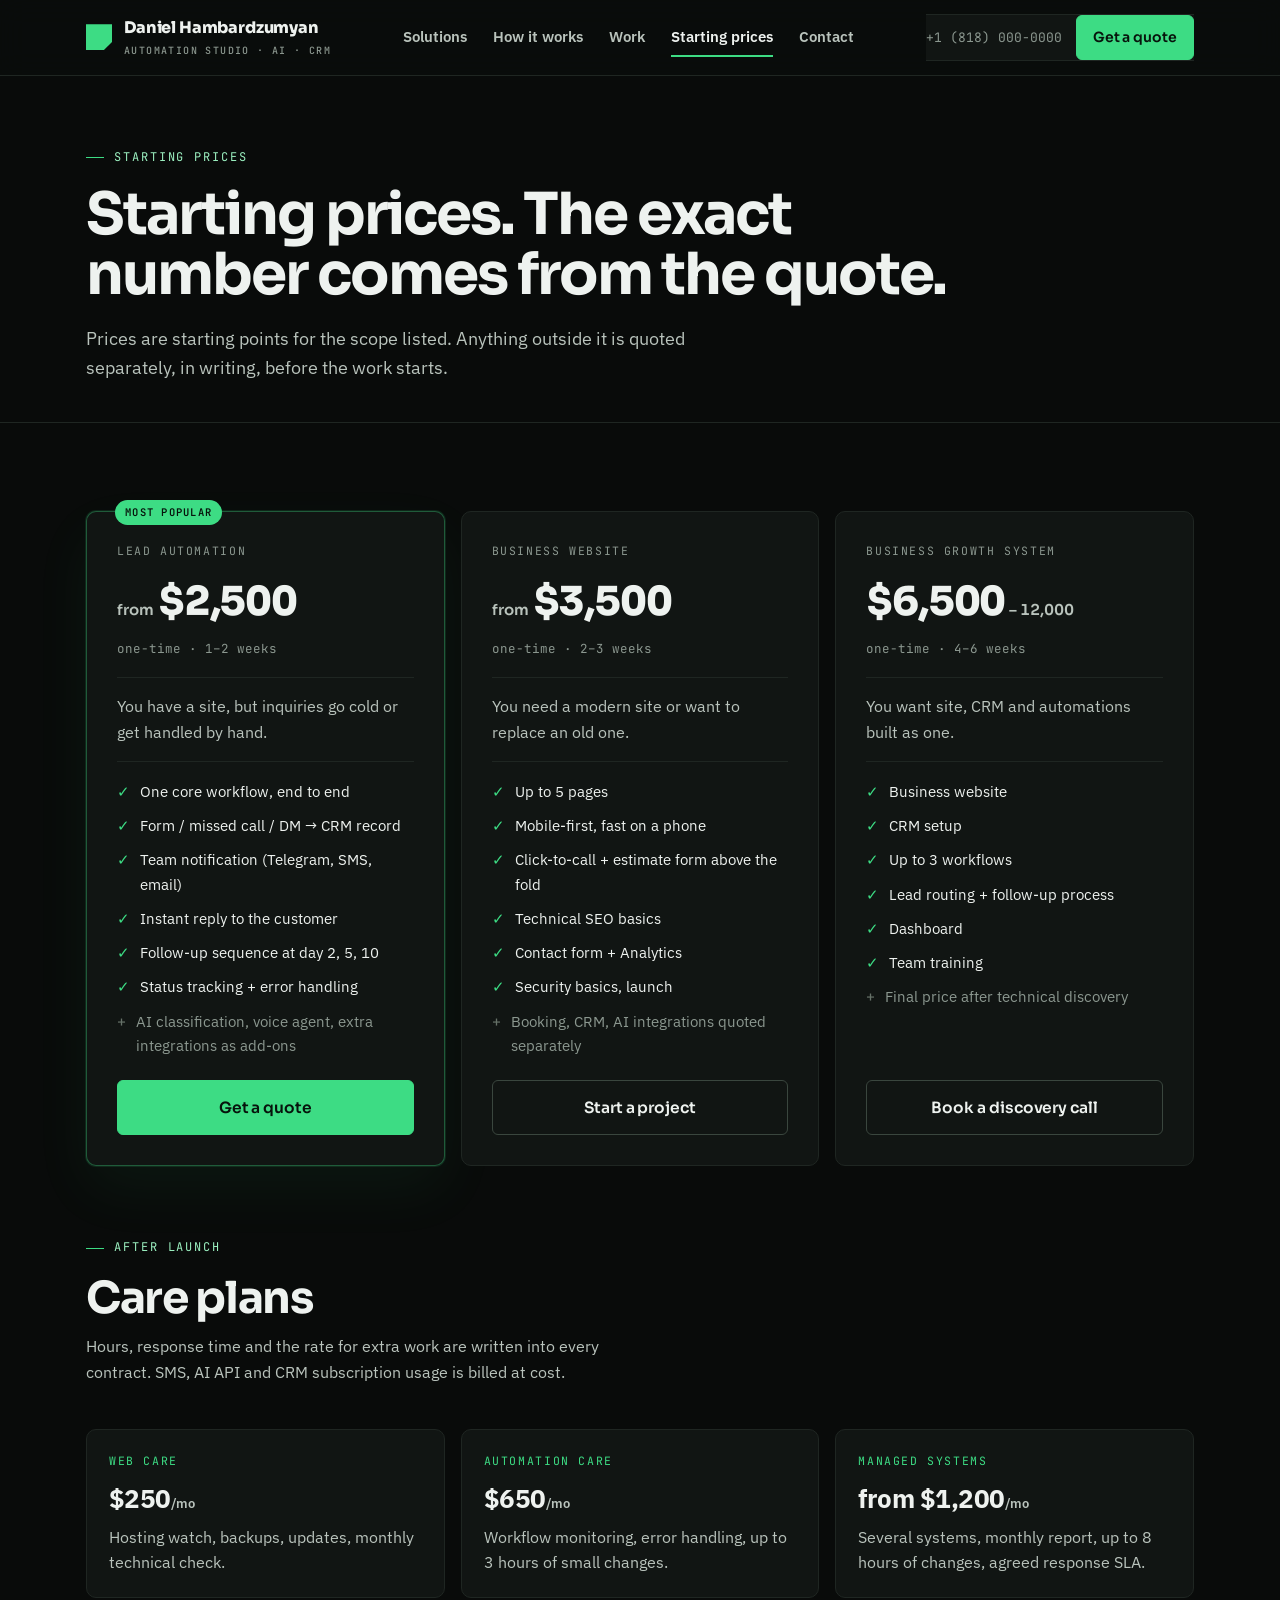
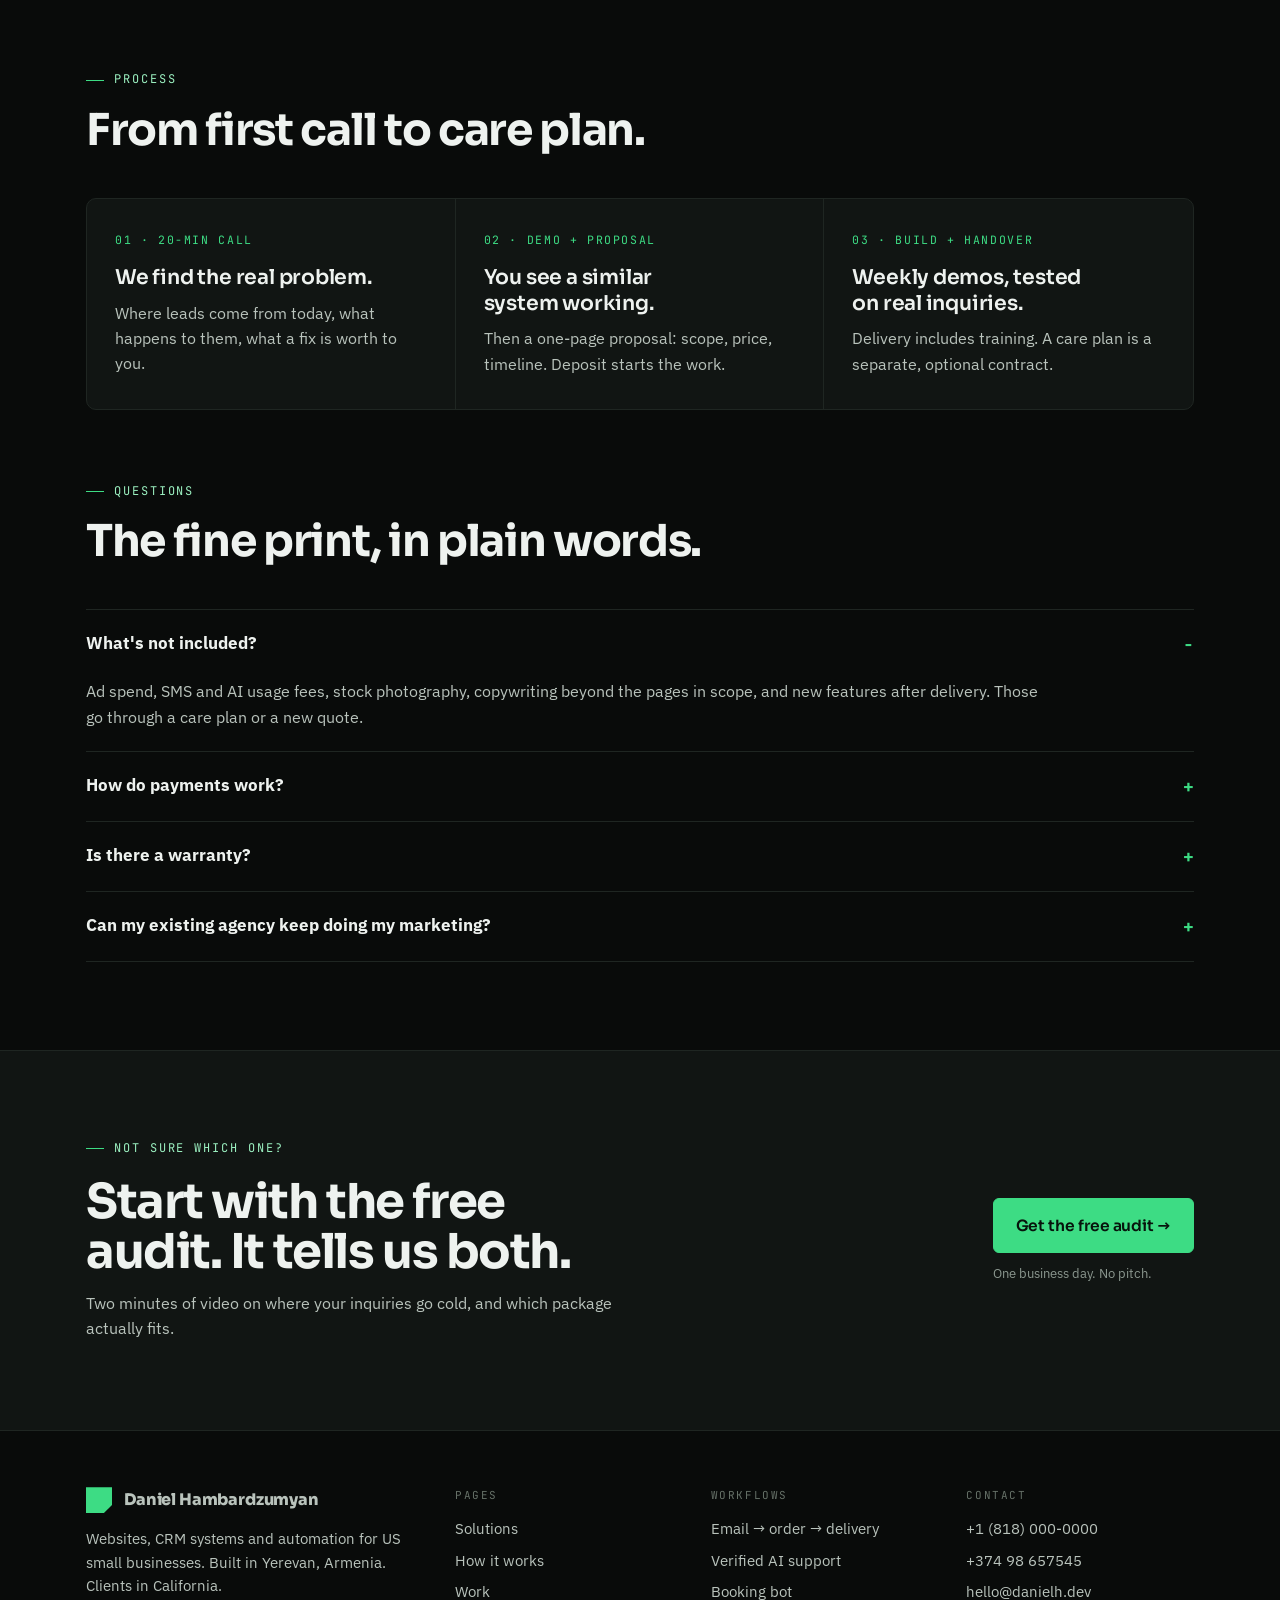
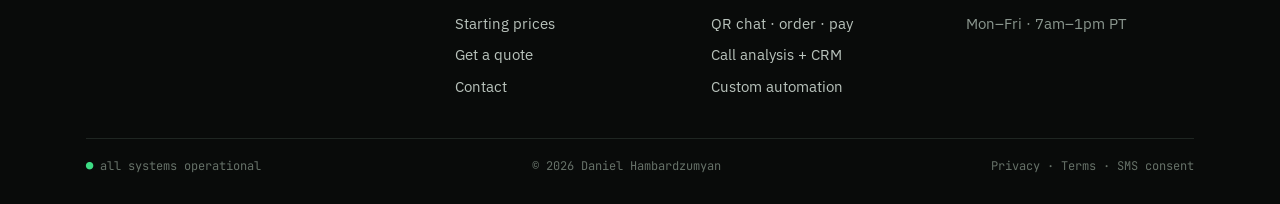
<file: services.html>
<!doctype html>
<html lang="en">
<head>
<meta charset="utf-8">
<meta name="viewport" content="width=device-width, initial-scale=1, viewport-fit=cover">
<title>Starting prices — Daniel Hambardzumyan</title>
<meta name="description" content="Starting prices for lead automation, websites, QR ordering, CRM and care plans.">
<link rel="preconnect" href="https://fonts.googleapis.com">
<link rel="stylesheet" href="https://fonts.googleapis.com/css2?family=Sora:wght@500;600;700&family=IBM+Plex+Sans:wght@400;500;600&family=JetBrains+Mono:wght@400;500&display=swap">
<link rel="stylesheet" href="style.css">
<link rel="stylesheet" href="demos.css">
<link rel="stylesheet" href="sales.css">
</head>
<body>
<header class="nav" id="nav">
  <div class="wrap">
    <a class="brand" href="index.html"><span class="mark"></span><span>Daniel Hambardzumyan<small>AUTOMATION STUDIO · AI · CRM</small></span></a>
    <nav class="menu" id="menu">
      <a href="index.html#solutions" >Solutions</a>
      <a href="index.html#how">How it works</a>
      <a href="work.html" >Work</a>
      <a href="services.html" class="on">Starting prices</a>
      <a href="contact.html" >Contact</a>
    </nav>
    <div class="cta">
      <span class="tel">+1 (818) 000-0000</span>
      <a class="btn pri" href="quote.html">Get a quote</a>
      <button class="burger" aria-label="Menu" aria-expanded="false" onclick="var n=document.getElementById('nav');n.classList.toggle('open');this.setAttribute('aria-expanded',n.classList.contains('open'))"><i></i><i></i><i></i></button>
    </div>
  </div>
</header>


<section class="pagehead"><div class="wrap"><div class="eyebrow">Starting prices</div><h1>Starting prices. The exact number comes from the quote.</h1><p class="lead">Prices are starting points for the scope listed. Anything outside it is quoted separately, in writing, before the work starts.</p></div></section>

<section><div class="wrap">
  <div class="plans">
    <div class="plan hot" id="lead"><span class="tag">Most popular</span><div class="n">Lead Automation</div><div class="amt"><small>from</small>$2,500</div><div class="when">one-time · 1–2 weeks</div><div class="for">You have a site, but inquiries go cold or get handled by hand.</div>
      <ul><li>One core workflow, end to end</li><li>Form / missed call / DM → CRM record</li><li>Team notification (Telegram, SMS, email)</li><li>Instant reply to the customer</li><li>Follow-up sequence at day 2, 5, 10</li><li>Status tracking + error handling</li><li class="x">AI classification, voice agent, extra integrations as add-ons</li></ul><a class="btn pri" href="quote.html">Get a quote</a></div>
    <div class="plan" id="site"><div class="n">Business Website</div><div class="amt"><small>from</small>$3,500</div><div class="when">one-time · 2–3 weeks</div><div class="for">You need a modern site or want to replace an old one.</div>
      <ul><li>Up to 5 pages</li><li>Mobile-first, fast on a phone</li><li>Click-to-call + estimate form above the fold</li><li>Technical SEO basics</li><li>Contact form + Analytics</li><li>Security basics, launch</li><li class="x">Booking, CRM, AI integrations quoted separately</li></ul><a class="btn" href="contact.html">Start a project</a></div>
    <div class="plan" id="system"><div class="n">Business Growth System</div><div class="amt">$6,500<small style="margin-left:4px">– 12,000</small></div><div class="when">one-time · 4–6 weeks</div><div class="for">You want site, CRM and automations built as one.</div>
      <ul><li>Business website</li><li>CRM setup</li><li>Up to 3 workflows</li><li>Lead routing + follow-up process</li><li>Dashboard</li><li>Team training</li><li class="x">Final price after technical discovery</li></ul><a class="btn" href="contact.html">Book a discovery call</a></div>
  </div>

  <div class="sec-head" id="care" style="margin-top:72px"><div><div class="eyebrow">After launch</div><h2>Care plans</h2><p>Hours, response time and the rate for extra work are written into every contract. SMS, AI API and CRM subscription usage is billed at cost.</p></div></div>
  <div class="care">
    <div class="card"><div class="n">WEB CARE</div><div class="amt">$250<small>/mo</small></div><p>Hosting watch, backups, updates, monthly technical check.</p></div>
    <div class="card"><div class="n">AUTOMATION CARE</div><div class="amt">$650<small>/mo</small></div><p>Workflow monitoring, error handling, up to 3 hours of small changes.</p></div>
    <div class="card"><div class="n">MANAGED SYSTEMS</div><div class="amt">from $1,200<small>/mo</small></div><p>Several systems, monthly report, up to 8 hours of changes, agreed response SLA.</p></div>
  </div>

  <div class="sec-head" style="margin-top:72px"><div><div class="eyebrow">Process</div><h2>From first call to care plan.</h2></div></div>
  <div class="steps">
    <article class="step"><div class="n">01 · 20-MIN CALL</div><h3>We find the real problem.</h3><p>Where leads come from today, what happens to them, what a fix is worth to you.</p></article>
    <article class="step"><div class="n">02 · DEMO + PROPOSAL</div><h3>You see a similar system working.</h3><p>Then a one-page proposal: scope, price, timeline. Deposit starts the work.</p></article>
    <article class="step"><div class="n">03 · BUILD + HANDOVER</div><h3>Weekly demos, tested on real inquiries.</h3><p>Delivery includes training. A care plan is a separate, optional contract.</p></article>
  </div>

  <div class="sec-head" style="margin-top:72px"><div><div class="eyebrow">Questions</div><h2>The fine print, in plain words.</h2></div></div>
  <div class="faq">
    <details open><summary>What's not included?</summary><p>Ad spend, SMS and AI usage fees, stock photography, copywriting beyond the pages in scope, and new features after delivery. Those go through a care plan or a new quote.</p></details>
    <details><summary>How do payments work?</summary><p>50% to start, 30% at the agreed milestone, 20% on delivery. Card or ACH through Stripe. Care plans are billed monthly.</p></details>
    <details><summary>Is there a warranty?</summary><p>Yes. Bugs in delivered scope are fixed free for 30 days after handover. Changes to scope are quoted.</p></details>
    <details><summary>Can my existing agency keep doing my marketing?</summary><p>Yes, and that's common. I build the site and the system; your marketing partner sends traffic to it. I'm happy to work directly with them.</p></details>
  </div>
</div></section>

<section class="cta"><div class="wrap">
  <div><div class="eyebrow">Not sure which one?</div><h2>Start with the free audit. It tells us both.</h2><p>Two minutes of video on where your inquiries go cold, and which package actually fits.</p></div>
  <div class="col"><a class="btn pri" href="contact.html">Get the free audit →</a><small>One business day. No pitch.</small></div>
</div></section>

<footer>
  <div class="wrap cols">
    <div class="col"><div class="brand"><span class="mark"></span><span>Daniel Hambardzumyan</span></div><p>Websites, CRM systems and automation for US small businesses. Built in Yerevan, Armenia. Clients in California.</p></div>
    <div class="col"><div class="k">Pages</div><a href="index.html#solutions">Solutions</a><a href="index.html#how">How it works</a><a href="work.html">Work</a><a href="services.html">Starting prices</a><a href="quote.html">Get a quote</a><a href="contact.html">Contact</a></div>
    <div class="col"><div class="k">Workflows</div><a href="index.html#s-order">Email → order → delivery</a><a href="index.html#s-support">Verified AI support</a><a href="index.html#s-book">Booking bot</a><a href="index.html#s-qr">QR chat · order · pay</a><a href="index.html#s-calls">Call analysis + CRM</a><a href="index.html#s-custom">Custom automation</a></div>
    <div class="col"><div class="k">Contact</div><span>+1 (818) 000-0000</span><span>+374 98 657545</span><span>hello@danielh.dev</span><span style="color:var(--mute)">Mon–Fri · 7am–1pm PT</span></div>
  </div>
  <div class="wrap"><div class="bottom"><span><b>●</b> all systems operational</span><span>© 2026 Daniel Hambardzumyan</span><span>Privacy · Terms · SMS consent</span></div></div>
</footer>
<script>
(function(){
  var f=document.getElementById('lead-form');
  if(f){f.addEventListener('submit',function(e){e.preventDefault();f.classList.add('sent');f.querySelector('button[type=submit]').disabled=true;});}
})();
</script>

</body>
</html>
</file>
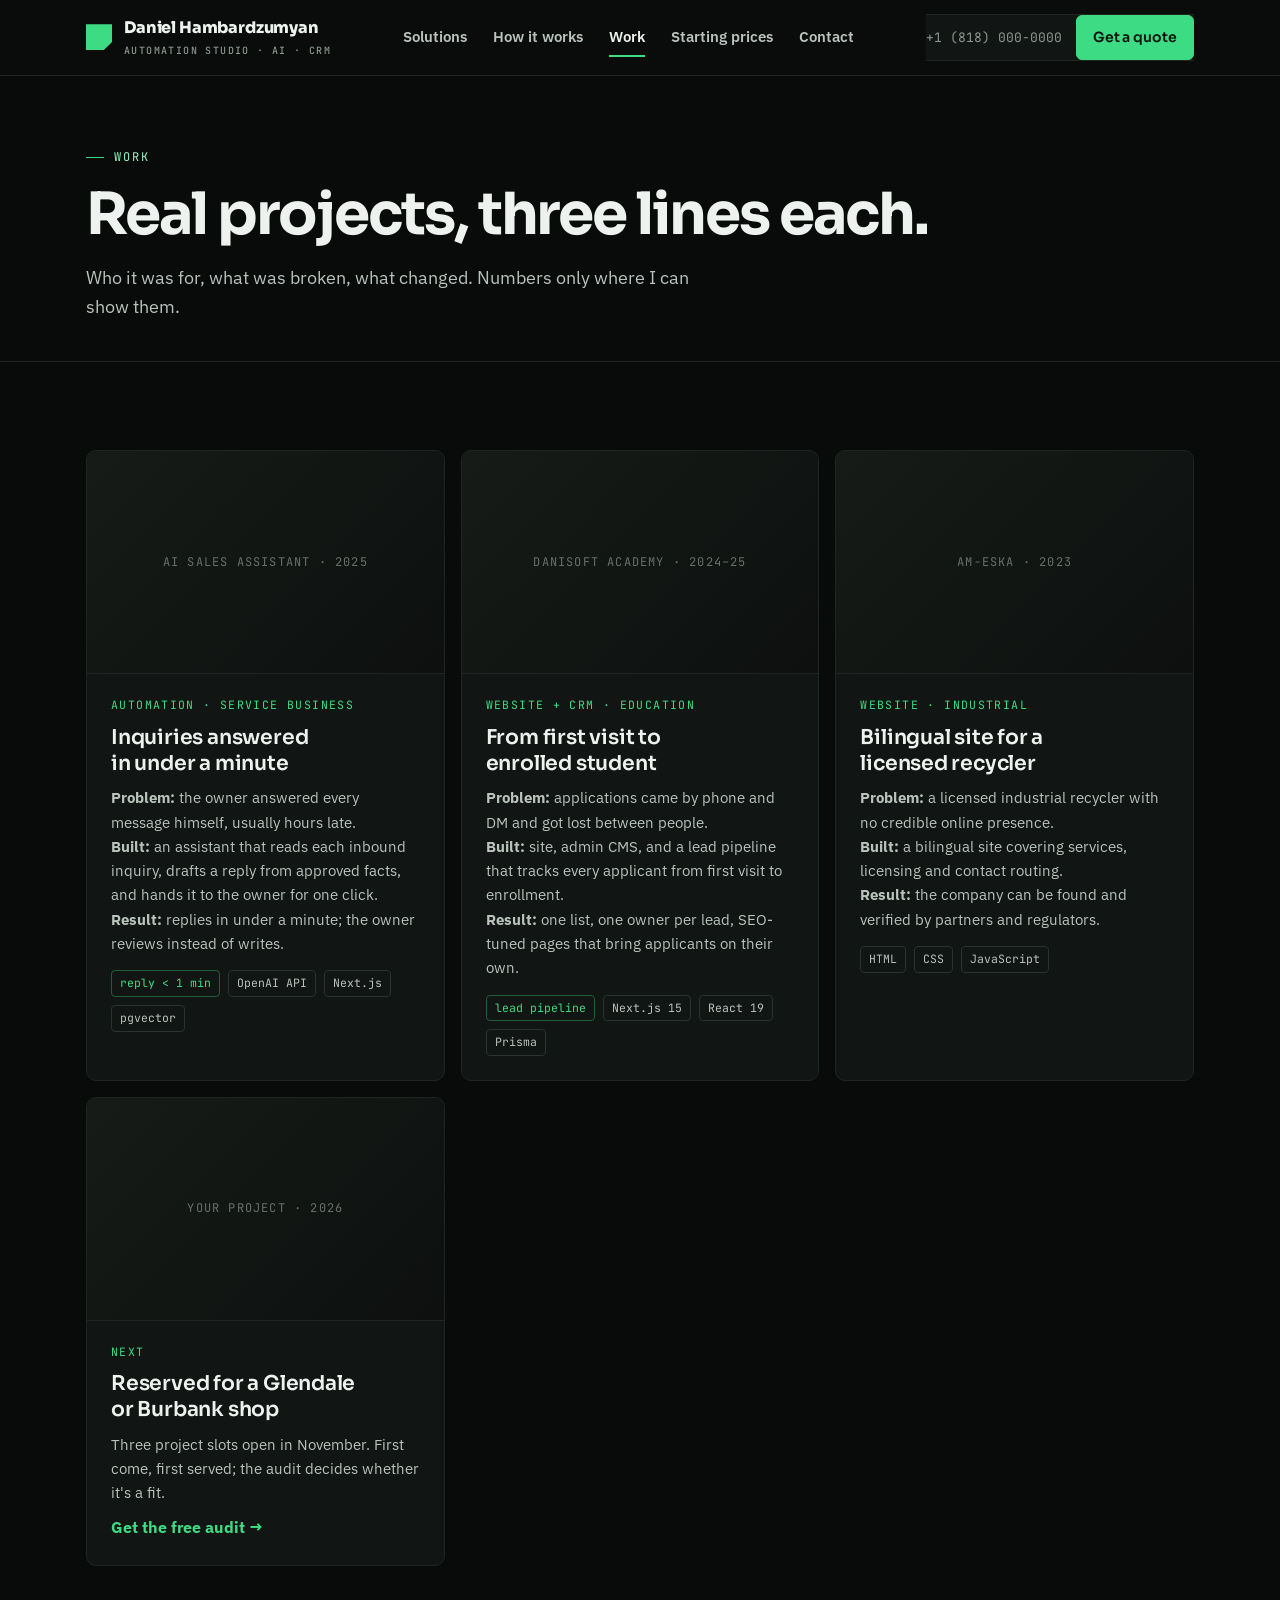
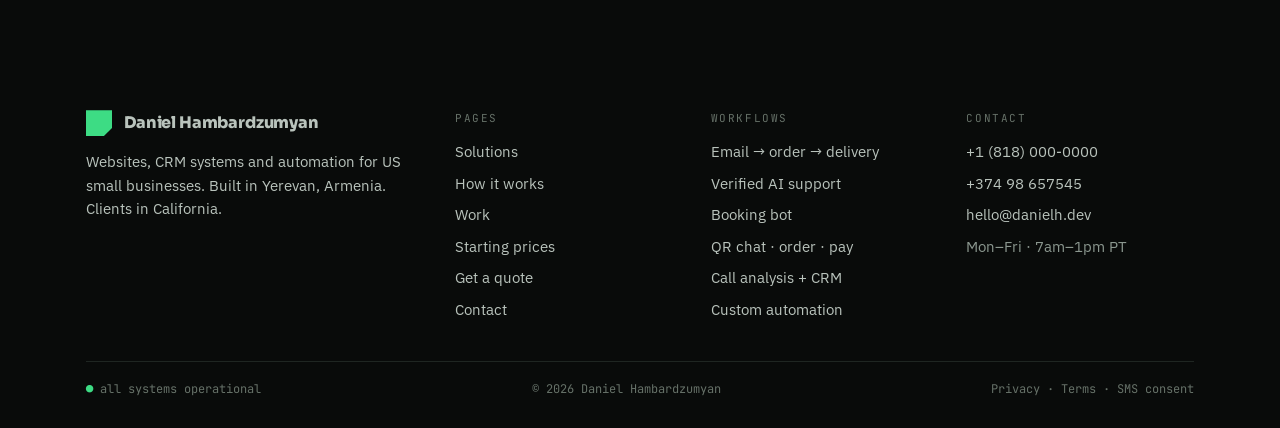
<file: work.html>
<!doctype html>
<html lang="en">
<head>
<meta charset="utf-8">
<meta name="viewport" content="width=device-width, initial-scale=1, viewport-fit=cover">
<title>Work — Daniel Hambardzumyan</title>
<meta name="description" content="Real projects: who it was for, what was broken, what changed.">
<link rel="preconnect" href="https://fonts.googleapis.com">
<link rel="stylesheet" href="https://fonts.googleapis.com/css2?family=Sora:wght@500;600;700&family=IBM+Plex+Sans:wght@400;500;600&family=JetBrains+Mono:wght@400;500&display=swap">
<link rel="stylesheet" href="style.css">
<link rel="stylesheet" href="demos.css">
<link rel="stylesheet" href="sales.css">
</head>
<body>
<header class="nav" id="nav">
  <div class="wrap">
    <a class="brand" href="index.html"><span class="mark"></span><span>Daniel Hambardzumyan<small>AUTOMATION STUDIO · AI · CRM</small></span></a>
    <nav class="menu" id="menu">
      <a href="index.html#solutions" >Solutions</a>
      <a href="index.html#how">How it works</a>
      <a href="work.html" class="on">Work</a>
      <a href="services.html" >Starting prices</a>
      <a href="contact.html" >Contact</a>
    </nav>
    <div class="cta">
      <span class="tel">+1 (818) 000-0000</span>
      <a class="btn pri" href="quote.html">Get a quote</a>
      <button class="burger" aria-label="Menu" aria-expanded="false" onclick="var n=document.getElementById('nav');n.classList.toggle('open');this.setAttribute('aria-expanded',n.classList.contains('open'))"><i></i><i></i><i></i></button>
    </div>
  </div>
</header>


<section class="pagehead"><div class="wrap"><div class="eyebrow">Work</div><h1>Real projects, three lines each.</h1><p class="lead">Who it was for, what was broken, what changed. Numbers only where I can show them.</p></div></section>
<section><div class="wrap">
  <div class="works">
    <article class="work" id="assistant"><div class="shot">AI SALES ASSISTANT · 2025</div><div class="body"><div class="meta">Automation · service business</div><h3>Inquiries answered in under a minute</h3><p><b>Problem:</b> the owner answered every message himself, usually hours late.<br><b>Built:</b> an assistant that reads each inbound inquiry, drafts a reply from approved facts, and hands it to the owner for one click.<br><b>Result:</b> replies in under a minute; the owner reviews instead of writes.</p><div class="res"><span class="g">reply &lt; 1 min</span><span>OpenAI API</span><span>Next.js</span><span>pgvector</span></div></div></article>
    <article class="work" id="danisoft"><div class="shot">DANISOFT ACADEMY · 2024–25</div><div class="body"><div class="meta">Website + CRM · education</div><h3>From first visit to enrolled student</h3><p><b>Problem:</b> applications came by phone and DM and got lost between people.<br><b>Built:</b> site, admin CMS, and a lead pipeline that tracks every applicant from first visit to enrollment.<br><b>Result:</b> one list, one owner per lead, SEO-tuned pages that bring applicants on their own.</p><div class="res"><span class="g">lead pipeline</span><span>Next.js 15</span><span>React 19</span><span>Prisma</span></div></div></article>
    <article class="work" id="ameska"><div class="shot">AM-ESKA · 2023</div><div class="body"><div class="meta">Website · industrial</div><h3>Bilingual site for a licensed recycler</h3><p><b>Problem:</b> a licensed industrial recycler with no credible online presence.<br><b>Built:</b> a bilingual site covering services, licensing and contact routing.<br><b>Result:</b> the company can be found and verified by partners and regulators.</p><div class="res"><span>HTML</span><span>CSS</span><span>JavaScript</span></div></div></article>
    <article class="work"><div class="shot">YOUR PROJECT · 2026</div><div class="body"><div class="meta">Next</div><h3>Reserved for a Glendale or Burbank shop</h3><p>Three project slots open in November. First come, first served; the audit decides whether it's a fit.</p><a class="link" href="contact.html">Get the free audit →</a></div></article>
  </div>
</div></section>

<footer>
  <div class="wrap cols">
    <div class="col"><div class="brand"><span class="mark"></span><span>Daniel Hambardzumyan</span></div><p>Websites, CRM systems and automation for US small businesses. Built in Yerevan, Armenia. Clients in California.</p></div>
    <div class="col"><div class="k">Pages</div><a href="index.html#solutions">Solutions</a><a href="index.html#how">How it works</a><a href="work.html">Work</a><a href="services.html">Starting prices</a><a href="quote.html">Get a quote</a><a href="contact.html">Contact</a></div>
    <div class="col"><div class="k">Workflows</div><a href="index.html#s-order">Email → order → delivery</a><a href="index.html#s-support">Verified AI support</a><a href="index.html#s-book">Booking bot</a><a href="index.html#s-qr">QR chat · order · pay</a><a href="index.html#s-calls">Call analysis + CRM</a><a href="index.html#s-custom">Custom automation</a></div>
    <div class="col"><div class="k">Contact</div><span>+1 (818) 000-0000</span><span>+374 98 657545</span><span>hello@danielh.dev</span><span style="color:var(--mute)">Mon–Fri · 7am–1pm PT</span></div>
  </div>
  <div class="wrap"><div class="bottom"><span><b>●</b> all systems operational</span><span>© 2026 Daniel Hambardzumyan</span><span>Privacy · Terms · SMS consent</span></div></div>
</footer>
<script>
(function(){
  var f=document.getElementById('lead-form');
  if(f){f.addEventListener('submit',function(e){e.preventDefault();f.classList.add('sent');f.querySelector('button[type=submit]').disabled=true;});}
})();
</script>

</body>
</html>
</file>
<file: style.css>
/* Daniel Hambardzumyan — personal site v2
   Direction: quiet, engineered, one accent. Dark ground, green signal, lots of air.
   Tokens */
:root{
  --bg:#0B0D0C; --bg2:#101312; --panel:#141816; --panel2:#181d1a;
  --line:#1F2622; --line2:#2A332D; --line3:#3A463E;
  --fg:#EEF2EF; --fg2:#B9C3BC; --mute:#8B978F; --dim:#667168;
  --acc:#3DDC84; --acc2:#9BF0C0; --acc-dim:rgba(61,220,132,.10); --acc-line:rgba(61,220,132,.35);
  --sans:"Manrope",system-ui,-apple-system,"Segoe UI",sans-serif;
  --mono:"JetBrains Mono",ui-monospace,Menlo,Consolas,monospace;
  --max:1140px; --r:6px;
  color-scheme:dark;
}
*{box-sizing:border-box}
html{-webkit-text-size-adjust:100%;scroll-behavior:smooth}
@media (prefers-reduced-motion:reduce){html{scroll-behavior:auto}*{animation:none!important;transition:none!important}}
body{margin:0;background:var(--bg);color:var(--fg);font-family:var(--sans);font-size:17px;line-height:1.6;overflow-x:hidden;-webkit-font-smoothing:antialiased}
a{color:inherit;text-decoration:none}
img,svg,video{max-width:100%;display:block}
.wrap{max-width:var(--max);margin:0 auto;padding-left:max(20px,env(safe-area-inset-left,0px));padding-right:max(20px,env(safe-area-inset-right,0px));width:100%}
h1,h2,h3{margin:0;font-weight:800;letter-spacing:-.025em;line-height:1.04;text-wrap:balance}
h1{font-size:clamp(38px,5.6vw,72px)}
h2{font-size:clamp(30px,3.8vw,48px)}
h3{font-size:clamp(19px,1.6vw,22px);letter-spacing:-.01em;line-height:1.25}
p{margin:0}
.lead{font-size:clamp(17px,1.4vw,20px);color:var(--fg2);max-width:36em}
.eyebrow{font-family:var(--mono);font-size:12px;letter-spacing:.16em;text-transform:uppercase;color:var(--acc);margin-bottom:18px;display:flex;align-items:center;gap:10px}
.eyebrow::before{content:"";width:18px;height:1px;background:var(--acc)}
.mono{font-family:var(--mono);font-size:13px;color:var(--mute)}
.btn{display:inline-flex;align-items:center;justify-content:center;gap:10px;padding:14px 22px;border-radius:var(--r);font-weight:700;font-size:15.5px;min-height:50px;border:1px solid var(--line3);color:var(--fg);background:transparent;cursor:pointer;font-family:inherit;transition:border-color .2s,background .2s,color .2s,transform .2s}
.btn:hover{border-color:var(--acc);color:var(--acc)}
.btn.pri{background:var(--acc);color:#07140C;border-color:var(--acc)}
.btn.pri:hover{background:#5BE89A;color:#07140C;transform:translateY(-1px)}
.btn:focus-visible{outline:2px solid var(--acc2);outline-offset:3px}
.row{display:flex;gap:14px;flex-wrap:wrap;align-items:center}
.link{color:var(--acc);font-weight:700;display:inline-flex;align-items:center;gap:8px}
.link:hover{text-decoration:underline;text-underline-offset:4px}

/* nav */
.nav{position:sticky;top:0;z-index:50;background:rgba(11,13,12,.8);backdrop-filter:blur(14px);-webkit-backdrop-filter:blur(14px);border-bottom:1px solid var(--line)}
.nav .wrap{display:flex;align-items:center;justify-content:space-between;gap:24px;padding-block:14px}
.brand{display:flex;align-items:center;gap:12px;font-weight:800;font-size:16px;letter-spacing:-.01em}
.brand .mark{width:26px;height:26px;background:var(--acc);clip-path:polygon(0 0,100% 0,100% 68%,68% 100%,0 100%);flex:none}
.brand small{display:block;font-family:var(--mono);font-size:10px;font-weight:500;color:var(--mute);letter-spacing:.14em;margin-top:2px}
.menu{display:flex;gap:26px;font-size:15px;font-weight:600}
.menu a{padding:8px 0;position:relative;color:var(--fg2)}
.menu a:hover,.menu a.on{color:var(--fg)}
.menu a.on::after{content:"";position:absolute;left:0;right:0;bottom:0;height:2px;background:var(--acc)}
.nav .cta{display:flex;gap:14px;align-items:center}
.nav .cta .tel{font-family:var(--mono);font-size:13px;color:var(--mute)}
.nav .cta .btn{padding:10px 16px;min-height:40px;font-size:14px}
.burger{display:none;width:42px;height:42px;border:1px solid var(--line3);border-radius:var(--r);background:none;color:var(--fg);cursor:pointer;align-items:center;justify-content:center;gap:5px;flex-direction:column}
.burger i{display:block;width:18px;height:2px;background:currentColor}
@media (max-width:900px){
  .menu{display:none}.nav .cta .tel{display:none}.burger{display:flex}.nav .cta .btn{display:none}.brand small{display:none}.brand{font-size:15px}
  .nav.open .menu{display:flex;flex-direction:column;position:absolute;left:0;right:0;top:100%;background:var(--bg2);border-bottom:1px solid var(--line);padding:16px 20px 20px;gap:4px}
  .nav.open .menu a{padding:12px 0;border-bottom:1px solid var(--line)}
}

/* hero */
.hero{position:relative;padding-block:84px 72px;overflow:hidden}
.hero::before{content:"";position:absolute;inset:0;background:
  radial-gradient(700px 360px at 80% 30%,rgba(61,220,132,.07),transparent 65%);pointer-events:none}
.hero .wrap{position:relative;display:grid;grid-template-columns:1.05fr .95fr;gap:56px;align-items:center}
@media (max-width:900px){.hero .wrap{grid-template-columns:1fr}.hero{padding-block:56px 48px}}
.hero .kicker{display:inline-flex;align-items:center;gap:10px;font-family:var(--mono);font-size:12px;letter-spacing:.12em;text-transform:uppercase;color:var(--mute);margin-bottom:26px}
.hero .kicker b{color:var(--acc);font-weight:500}
.hero .kicker i{width:6px;height:6px;border-radius:50%;background:var(--acc);box-shadow:0 0 10px var(--acc)}
.hero h1 span{color:var(--acc)}
.hero .lead{margin-top:24px}
.hero .row{margin-top:34px}
.hero .proofline{margin-top:40px;display:flex;gap:28px;flex-wrap:wrap;font-family:var(--mono);font-size:12.5px;color:var(--dim)}
.hero .proofline b{color:var(--fg2);font-weight:500}

/* lead flow diagram */
.flow{background:var(--panel);border:1px solid var(--line2);border-radius:10px;padding:18px;position:relative;min-width:0;box-shadow:0 40px 80px rgba(0,0,0,.45)}
.flow .hud{display:flex;justify-content:space-between;gap:12px;flex-wrap:wrap;font-family:var(--mono);font-size:11.5px;color:var(--mute);letter-spacing:.08em;margin-bottom:14px}
.flow .hud b{color:var(--acc);font-weight:500}
.flow svg{width:100%;height:auto}
.flow .log{margin:14px 0 0;padding:12px 0 0;border-top:1px solid var(--line);list-style:none;display:grid;gap:6px;font-family:var(--mono);font-size:12px;color:var(--fg2)}
.flow .log li{display:grid;grid-template-columns:64px 1fr;gap:10px;opacity:0;animation:in .5s ease forwards}
.flow .log li:nth-child(1){animation-delay:.3s}.flow .log li:nth-child(2){animation-delay:1.1s}.flow .log li:nth-child(3){animation-delay:1.9s}.flow .log li:nth-child(4){animation-delay:2.9s}.flow .log li:nth-child(5){animation-delay:4.2s}
.flow .log time{color:var(--dim)}
.flow .log .k{color:var(--acc)}
.flow .log li.ok{color:var(--fg)}
@keyframes in{from{opacity:0;transform:translateY(5px)}to{opacity:1;transform:none}}
@keyframes dash{to{stroke-dashoffset:-60}}
.flow .wire{stroke:var(--line3);stroke-width:1.2;fill:none}
.flow .wire.live{stroke:var(--acc);stroke-dasharray:6 8;animation:dash 1.6s linear infinite}
.flow .box{fill:var(--panel2);stroke:var(--line3);stroke-width:1}
.flow .box.core{stroke:var(--acc);fill:var(--acc-dim)}
.flow text{font-family:var(--mono);font-size:10.5px;fill:var(--fg2)}
.flow text.t{fill:var(--acc);font-size:9.5px;letter-spacing:.1em}
.flow text.h{fill:var(--fg);font-family:var(--sans);font-weight:700;font-size:12px}

/* trust bar */
.trust{border-top:1px solid var(--line);border-bottom:1px solid var(--line);background:var(--bg2)}
.trust .wrap{display:grid;grid-template-columns:auto 1fr;gap:32px;align-items:center;padding-block:22px}
.trust .lbl{font-family:var(--mono);font-size:11.5px;letter-spacing:.14em;text-transform:uppercase;color:var(--dim);white-space:nowrap}
.trust .logos{display:flex;gap:14px;flex-wrap:wrap}
.trust .logo{border:1px dashed var(--line3);border-radius:var(--r);padding:10px 16px;font-weight:700;font-size:14px;color:var(--mute);letter-spacing:.02em}
.trust .logo.real{border-style:solid;color:var(--fg2)}
@media (max-width:760px){.trust .wrap{grid-template-columns:1fr;gap:12px}}

/* sections */
section{padding-block:96px}
@media (max-width:760px){section{padding-block:64px}}
.sec-head{display:grid;grid-template-columns:1fr auto;gap:24px;align-items:end;margin-bottom:44px}
.sec-head p{color:var(--fg2);max-width:36em;margin-top:12px}
@media (max-width:760px){.sec-head{grid-template-columns:1fr}}
.cards{display:grid;grid-template-columns:repeat(3,1fr);gap:16px}
@media (max-width:900px){.cards{grid-template-columns:1fr 1fr}}
@media (max-width:600px){.cards{grid-template-columns:1fr}}
.card{background:var(--panel);border:1px solid var(--line);border-radius:10px;padding:28px;display:flex;flex-direction:column;gap:14px;min-width:0;transition:border-color .2s,transform .2s}
.card:hover{border-color:var(--line3);transform:translateY(-2px)}
.card .n{font-family:var(--mono);font-size:11.5px;letter-spacing:.14em;color:var(--acc)}
.card p{color:var(--fg2);font-size:15.5px}
.card .go{margin-top:auto;color:var(--acc);font-weight:700;font-size:14.5px}

/* steps (how) */
.steps{display:grid;grid-template-columns:repeat(3,1fr);gap:0;border:1px solid var(--line);border-radius:10px;overflow:hidden;background:var(--panel)}
@media (max-width:760px){.steps{grid-template-columns:1fr}}
.step{padding:32px 28px;border-right:1px solid var(--line);min-width:0}
.step:last-child{border-right:0}
@media (max-width:760px){.step{border-right:0;border-bottom:1px solid var(--line)}.step:last-child{border-bottom:0}}
.step .n{font-family:var(--mono);font-size:11.5px;letter-spacing:.14em;color:var(--acc);margin-bottom:16px}
.step h3{margin-bottom:10px}
.step p{color:var(--fg2);font-size:15.5px}
.step .t{margin-top:18px;font-family:var(--mono);font-size:12px;color:var(--dim)}

/* packages */
.plans{display:grid;grid-template-columns:repeat(3,1fr);gap:16px;align-items:stretch}
@media (max-width:900px){.plans{grid-template-columns:1fr}}
.plan{background:var(--panel);border:1px solid var(--line);border-radius:10px;padding:30px;display:flex;flex-direction:column;position:relative;min-width:0}
.plan.hot{border-color:var(--acc-line);box-shadow:0 0 0 1px rgba(61,220,132,.12),0 24px 60px rgba(61,220,132,.06)}
.plan .tag{position:absolute;top:-12px;left:28px;background:var(--acc);color:#07140C;font-family:var(--mono);font-size:10.5px;letter-spacing:.12em;text-transform:uppercase;padding:4px 10px;border-radius:999px;font-weight:600}
.plan .n{font-family:var(--mono);font-size:11.5px;letter-spacing:.14em;text-transform:uppercase;color:var(--mute)}
.plan .amt{font-size:40px;font-weight:800;letter-spacing:-.03em;margin:10px 0 0;font-variant-numeric:tabular-nums}
.plan .amt small{font-size:15px;font-weight:600;color:var(--fg2);letter-spacing:0;margin-right:4px}
.plan .when{font-family:var(--mono);font-size:12.5px;color:var(--mute);margin:4px 0 18px}
.plan .for{color:var(--fg2);font-size:15.5px;padding:16px 0;border-top:1px solid var(--line);border-bottom:1px solid var(--line);margin-bottom:18px}
.plan ul{list-style:none;margin:0 0 22px;padding:0;display:grid;gap:10px;font-size:15px}
.plan li{display:flex;gap:10px;align-items:flex-start}
.plan li::before{content:"✓";color:var(--acc);font-family:var(--mono);flex:none}
.plan li.x{color:var(--mute)}.plan li.x::before{content:"+";color:var(--dim)}
.plan .btn{margin-top:auto;width:100%}
.care{display:grid;grid-template-columns:repeat(3,1fr);gap:16px;margin-top:20px}
@media (max-width:760px){.care{grid-template-columns:1fr}}
.care .card{padding:22px;gap:6px}
.care .amt{font-size:26px;font-weight:800;letter-spacing:-.02em}
.care .amt small{font-size:13px;color:var(--fg2);font-weight:600}

/* work */
.works{display:grid;grid-template-columns:repeat(3,1fr);gap:16px}
@media (max-width:900px){.works{grid-template-columns:1fr}}
.work{background:var(--panel);border:1px solid var(--line);border-radius:10px;overflow:hidden;display:flex;flex-direction:column;min-width:0}
.work .shot{aspect-ratio:16/10;background:linear-gradient(135deg,var(--panel2),var(--bg2));border-bottom:1px solid var(--line);display:grid;place-items:center;font-family:var(--mono);font-size:12px;color:var(--dim);letter-spacing:.1em;max-width:100%}
.work .body{padding:22px 24px 24px;display:grid;gap:10px}
.work .meta{font-family:var(--mono);font-size:11.5px;letter-spacing:.12em;text-transform:uppercase;color:var(--acc)}
.work p{color:var(--fg2);font-size:15px}
.work .res{display:flex;gap:8px;flex-wrap:wrap;margin-top:4px}
.work .res span{font-family:var(--mono);font-size:11.5px;border:1px solid var(--line2);border-radius:4px;padding:3px 8px;color:var(--fg2)}
.work .res span.g{color:var(--acc);border-color:var(--acc-line)}

/* reviews */
.reviews{display:grid;grid-template-columns:repeat(3,1fr);gap:16px}
@media (max-width:900px){.reviews{grid-template-columns:1fr}}
.review{background:var(--panel);border:1px solid var(--line);border-radius:10px;padding:26px;display:flex;flex-direction:column;gap:16px;min-width:0}
.review .stars{color:var(--acc);letter-spacing:2px;font-size:14px}
.review q{font-size:16.5px;line-height:1.55;color:var(--fg);quotes:"“" "”"}
.review .who{display:flex;align-items:center;gap:12px;margin-top:auto}
.review .av{width:38px;height:38px;border-radius:50%;background:var(--panel2);border:1px solid var(--line2);display:grid;place-items:center;font-weight:800;font-size:13px;color:var(--fg2)}
.review .who b{display:block;font-size:14.5px}
.review .who span{font-size:13px;color:var(--mute)}
.review.sample{border-style:dashed}
.review.sample .stars::after{content:"  sample — replace with a real review";color:var(--dim);letter-spacing:0;font-family:var(--mono);font-size:10.5px;margin-left:6px}

/* about */
.about .wrap{display:grid;grid-template-columns:.8fr 1.2fr;gap:56px;align-items:center}
@media (max-width:900px){.about .wrap{grid-template-columns:1fr}}
.about .photo{aspect-ratio:4/5;max-width:100%;border-radius:10px;background:linear-gradient(160deg,var(--panel2),var(--bg2));border:1px solid var(--line2);display:grid;place-items:center;font-family:var(--mono);font-size:12px;color:var(--dim);letter-spacing:.14em}
.about h2{margin-bottom:18px}
.about p{color:var(--fg2);margin-bottom:14px;max-width:38em}
.facts{display:flex;gap:10px;flex-wrap:wrap;margin:22px 0}
.facts span{font-family:var(--mono);font-size:12px;border:1px solid var(--line2);border-radius:4px;padding:6px 10px;color:var(--fg2)}

/* faq */
.faq{border-top:1px solid var(--line)}
.faq details{border-bottom:1px solid var(--line)}
.faq summary{cursor:pointer;padding:20px 0;font-weight:700;font-size:17px;list-style:none;display:flex;justify-content:space-between;gap:16px}
.faq summary::-webkit-details-marker{display:none}
.faq summary::after{content:"+";color:var(--acc);font-family:var(--mono);font-size:18px}
.faq details[open] summary::after{content:"−"}
.faq details p{padding-bottom:20px;color:var(--fg2);max-width:60em}

/* cta */
.cta{background:var(--panel);border-top:1px solid var(--line);border-bottom:1px solid var(--line)}
.cta .wrap{display:grid;grid-template-columns:1fr auto;gap:32px;align-items:center}
@media (max-width:760px){.cta .wrap{grid-template-columns:1fr}}
.cta h2{margin-bottom:14px}
.cta p{color:var(--fg2);max-width:36em}
.cta .col{display:grid;gap:10px;justify-items:start}
.cta .col small{font-size:13px;color:var(--mute)}

/* contact page */
.contact{display:grid;grid-template-columns:1.1fr .9fr;gap:40px;align-items:start}
@media (max-width:900px){.contact{grid-template-columns:1fr}}
.form{display:grid;gap:14px;background:var(--panel);border:1px solid var(--line);border-radius:10px;padding:28px}
.form label{display:grid;gap:6px;font-size:13.5px;color:var(--fg2);font-weight:600}
.form input,.form select,.form textarea{font:inherit;font-size:15.5px;color:var(--fg);background:var(--bg2);border:1px solid var(--line2);border-radius:var(--r);padding:12px 13px;width:100%}
.form textarea{min-height:110px;resize:vertical}
.form input:focus,.form select:focus,.form textarea:focus{outline:2px solid var(--acc);outline-offset:1px;border-color:transparent}
.form .two{display:grid;grid-template-columns:1fr 1fr;gap:14px}
@media (max-width:600px){.form .two{grid-template-columns:1fr}}
.form .consent{display:flex;gap:10px;align-items:flex-start;font-size:12.5px;color:var(--mute);font-weight:400}
.form .consent input{width:auto;margin-top:4px}
.form .ok{display:none;background:var(--acc-dim);border:1px solid var(--acc-line);border-radius:var(--r);padding:14px;color:var(--fg)}
.form.sent .ok{display:block}
.direct{display:grid;gap:12px}
.direct a,.direct div{display:grid;gap:3px;background:var(--panel);border:1px solid var(--line);border-radius:10px;padding:18px 20px}
.direct .k{font-family:var(--mono);font-size:11px;letter-spacing:.14em;text-transform:uppercase;color:var(--mute)}
.direct b{font-size:16px}
.direct span{font-size:13px;color:var(--mute)}

/* footer */
footer{padding-block:56px 28px;color:var(--fg2);font-size:14.5px}
footer .wrap.cols{display:grid;grid-template-columns:1.5fr 1fr 1fr 1fr;gap:28px}
@media (max-width:760px){footer .wrap.cols{grid-template-columns:1fr 1fr}}
footer .col{display:grid;gap:8px;align-content:start}
footer .col .brand{margin-bottom:6px}
footer .k{font-family:var(--mono);font-size:11px;letter-spacing:.14em;text-transform:uppercase;color:var(--dim);margin-bottom:4px}
footer .col a:hover{color:var(--acc)}
footer .bottom{border-top:1px solid var(--line);margin-top:40px;padding-top:18px;display:flex;justify-content:space-between;flex-wrap:wrap;gap:10px;font-family:var(--mono);font-size:12px;color:var(--dim)}
footer .bottom b{color:var(--acc);font-weight:500}

/* page header (inner pages) */
.pagehead{padding-block:72px 40px;border-bottom:1px solid var(--line)}
.pagehead h1{font-size:clamp(34px,4.6vw,58px)}
.pagehead .lead{margin-top:18px}
</file>
<file: demos.css>
/* Solution showcases: each card = a small "screen" with a looping, real HTML animation */
.sol{display:grid;grid-template-columns:repeat(2,1fr);gap:18px}
@media (max-width:900px){.sol{grid-template-columns:1fr}}
.solc{background:var(--panel);border:1px solid var(--line);border-radius:12px;overflow:hidden;display:grid;grid-template-rows:auto 1fr;min-width:0;transition:border-color .2s}
.solc:hover{border-color:var(--line3)}
.solc .scr{background:#0A0C0B;border-bottom:1px solid var(--line);padding:18px;min-height:250px;position:relative;overflow:hidden;font-family:var(--mono);font-size:12px;color:var(--fg2)}
.solc .scr .hud{display:flex;justify-content:space-between;gap:10px;font-size:10.5px;letter-spacing:.1em;color:var(--dim);text-transform:uppercase;margin-bottom:12px}
.solc .scr .hud b{color:var(--acc);font-weight:500}
.solc .body{padding:22px 24px 24px;display:grid;gap:10px;align-content:start}
.solc .ind{font-family:var(--mono);font-size:11px;letter-spacing:.14em;text-transform:uppercase;color:var(--acc)}
.solc h3{font-size:21px}
.solc p{color:var(--fg2);font-size:15px}
.solc .foot{display:flex;justify-content:space-between;align-items:center;gap:12px;margin-top:8px;flex-wrap:wrap}
.solc .from{font-family:var(--mono);font-size:12.5px;color:var(--mute)}
.solc .from b{color:var(--fg);font-weight:600}
.solc .foot .btn{padding:10px 16px;min-height:40px;font-size:14px}
.solc.wide{grid-column:span 2}
@media (max-width:900px){.solc.wide{grid-column:span 1}}

/* generic chat bubbles */
.chat{display:grid;gap:8px;max-width:420px}
.msg{padding:9px 12px;border-radius:12px;max-width:85%;font-family:var(--sans);font-size:13.5px;line-height:1.4;opacity:0;animation:pop .4s ease forwards}
.msg.in{background:var(--panel2);border:1px solid var(--line2);justify-self:start;border-bottom-left-radius:4px}
.msg.out{background:var(--acc);color:#07140C;justify-self:end;border-bottom-right-radius:4px;font-weight:600}
.msg.sys{background:none;border:1px dashed var(--line2);color:var(--mute);font-family:var(--mono);font-size:11.5px;justify-self:stretch;max-width:100%}
@keyframes pop{from{opacity:0;transform:translateY(6px) scale(.98)}to{opacity:1;transform:none}}
.loop{animation-iteration-count:infinite}

/* 1 · missed call → text back */
.d-call .ring{display:flex;align-items:center;gap:12px;padding:12px 14px;background:var(--panel2);border:1px solid var(--line2);border-radius:10px;font-family:var(--sans);font-size:14px;margin-bottom:12px}
.d-call .ring i{width:34px;height:34px;border-radius:50%;background:#2b1b1b;border:1px solid #5a2a2a;display:grid;place-items:center;color:#f87171;font-style:normal;font-size:14px;animation:shake 1.2s ease-in-out 2}
.d-call .ring b{display:block;font-size:13.5px}.d-call .ring span{font-size:12px;color:var(--mute)}
@keyframes shake{0%,100%{transform:rotate(0)}20%{transform:rotate(-14deg)}40%{transform:rotate(12deg)}60%{transform:rotate(-8deg)}80%{transform:rotate(6deg)}}
.d-call .msg:nth-child(1){animation-delay:2.2s}.d-call .msg:nth-child(2){animation-delay:3.4s}.d-call .msg:nth-child(3){animation-delay:5s}.d-call .msg:nth-child(4){animation-delay:6.4s}

/* 2 · QR menu → order → pay */
.d-qr{display:grid;grid-template-columns:150px 1fr;gap:16px;align-items:start}
@media (max-width:480px){.d-qr{grid-template-columns:1fr}}
.phone{width:150px;border:1px solid var(--line3);border-radius:18px;background:#0E1110;padding:10px 9px;font-family:var(--sans);position:relative;overflow:hidden;min-height:272px}
.phone::before{content:"";display:block;width:40px;height:4px;border-radius:2px;background:var(--line3);margin:0 auto 10px}
.phone .st{position:absolute;inset:24px 9px 10px;display:grid;gap:6px;align-content:start;opacity:0;animation:stage 12s linear infinite}
.phone .st.s1{animation-delay:0s}.phone .st.s2{animation-delay:3s}.phone .st.s3{animation-delay:6s}.phone .st.s4{animation-delay:9s}
@keyframes stage{0%,2%{opacity:0;transform:translateX(16px)}6%,24%{opacity:1;transform:none}27%,100%{opacity:0;transform:translateX(-16px)}}
.phone .ttl{font-weight:800;font-size:12px;margin-bottom:2px}
.phone .it{display:flex;justify-content:space-between;font-size:10.5px;padding:5px 6px;background:var(--panel2);border-radius:6px}
.phone .it b{font-weight:600}
.phone .cta{margin-top:6px;background:var(--acc);color:#07140C;font-size:10.5px;font-weight:800;text-align:center;padding:7px;border-radius:7px}
.phone .big{font-size:22px;font-weight:800;text-align:center;margin:10px 0 2px}
.phone .ok{width:36px;height:36px;border-radius:50%;border:2px solid var(--acc);color:var(--acc);display:grid;place-items:center;margin:14px auto 6px;font-size:16px}
.phone .c{text-align:center;font-size:10.5px;color:var(--mute)}
.phone .qr{width:72px;height:72px;margin:10px auto 6px;background:
 repeating-linear-gradient(90deg,var(--fg) 0 6px,transparent 6px 12px),repeating-linear-gradient(0deg,var(--fg) 0 6px,transparent 6px 12px);background-blend-mode:multiply;opacity:.85;border:6px solid var(--fg);border-radius:4px}
.kitchen{display:grid;gap:8px}
.kitchen .tk{border:1px solid var(--line2);border-left:3px solid var(--acc);background:var(--panel2);padding:9px 11px;border-radius:6px;opacity:0;animation:pop .5s ease forwards}
.kitchen .tk:nth-child(1){animation-delay:6.5s}.kitchen .tk:nth-child(2){animation-delay:9.6s}
.kitchen .tk b{display:block;font-family:var(--sans);font-size:13px}
.kitchen .tk span{font-size:11px;color:var(--mute)}
.kitchen .tot{margin-top:4px;padding-top:8px;border-top:1px solid var(--line);display:flex;justify-content:space-between;font-size:11.5px;color:var(--mute)}
.kitchen .tot b{color:var(--acc);font-weight:500}

/* 3 · booking + reminders */
.d-book{display:grid;grid-template-columns:1fr 1fr;gap:14px}
@media (max-width:480px){.d-book{grid-template-columns:1fr}}
.cal{display:grid;grid-template-columns:repeat(7,1fr);gap:4px;font-family:var(--sans);font-size:11px}
.cal .h{color:var(--dim);text-align:center;font-family:var(--mono);font-size:9.5px}
.cal .d{aspect-ratio:1;display:grid;place-items:center;border-radius:5px;background:var(--panel2);color:var(--fg2)}
.cal .d.off{opacity:.3}
.cal .d.pick{background:var(--acc);color:#07140C;font-weight:800;animation:pickin .6s ease 1.2s both}
@keyframes pickin{from{transform:scale(.6);opacity:0}to{transform:none;opacity:1}}
.slots{display:grid;gap:6px;margin-top:10px}
.slots span{padding:6px 8px;border:1px solid var(--line2);border-radius:5px;font-size:11px;text-align:center}
.slots span.pick{border-color:var(--acc);color:var(--acc);animation:pop .4s ease 2s both}
.d-book .chat .msg:nth-child(1){animation-delay:2.8s}.d-book .chat .msg:nth-child(2){animation-delay:4.2s}.d-book .chat .msg:nth-child(3){animation-delay:5.8s}

/* 4 · CRM pipeline */
.pipe{display:grid;grid-template-columns:repeat(4,1fr);gap:8px;min-height:190px}
.pipe .col{background:var(--panel2);border:1px solid var(--line);border-radius:8px;padding:8px;display:grid;gap:6px;align-content:start}
.pipe .col h5{margin:0 0 2px;font-family:var(--mono);font-size:9.5px;letter-spacing:.12em;text-transform:uppercase;color:var(--dim);font-weight:500}
.pipe .lead{background:var(--bg2);border:1px solid var(--line2);border-radius:6px;padding:7px 8px;font-family:var(--sans);font-size:11.5px;line-height:1.3}
.pipe .lead b{display:block;font-size:11.5px}
.pipe .lead span{color:var(--mute);font-size:10.5px}
.pipe .lead.move{animation:slide 9s ease-in-out infinite}
@keyframes slide{0%,18%{transform:translateX(0)}25%,45%{transform:translateX(calc(100% + 8px))}52%,72%{transform:translateX(calc(200% + 16px))}79%,96%{transform:translateX(calc(300% + 24px));border-color:var(--acc)}100%{transform:translateX(0)}}
.pipe .lead.hot{border-color:var(--acc-line)}
.pipe .lead .due{display:inline-block;margin-top:4px;font-family:var(--mono);font-size:9.5px;color:var(--acc)}

/* 5 · review request */
.d-rev .chat .msg:nth-child(1){animation-delay:.8s}.d-rev .chat .msg:nth-child(2){animation-delay:2.4s}.d-rev .chat .msg:nth-child(3){animation-delay:3.8s}
.gcard{margin-top:14px;background:#fff;color:#1f1f1f;border-radius:10px;padding:12px 14px;font-family:var(--sans);font-size:12.5px;max-width:300px;opacity:0;animation:pop .5s ease 5.4s both}
.gcard .row1{display:flex;gap:8px;align-items:center;margin-bottom:6px}
.gcard .av{width:28px;height:28px;border-radius:50%;background:#1a73e8;color:#fff;display:grid;place-items:center;font-weight:800;font-size:12px}
.gcard .stars{color:#fbbc04;letter-spacing:1px;font-size:13px}
.gcard small{color:#5f6368;font-size:11px;display:block}
.cnt{margin-top:12px;font-size:11.5px;color:var(--mute)}
.cnt b{color:var(--fg);font-variant-numeric:tabular-nums}

/* 6 · AI inbox */
.inbox{display:grid;gap:8px}
.inbox .m{display:grid;grid-template-columns:auto 1fr auto;gap:10px;align-items:center;background:var(--panel2);border:1px solid var(--line2);border-radius:8px;padding:9px 11px;font-family:var(--sans);font-size:12.5px;opacity:0;animation:pop .4s ease both}
.inbox .m:nth-child(1){animation-delay:.3s}.inbox .m:nth-child(2){animation-delay:.9s}.inbox .m:nth-child(3){animation-delay:1.5s}.inbox .m:nth-child(4){animation-delay:2.1s}
.inbox .src{font-family:var(--mono);font-size:9.5px;letter-spacing:.1em;color:var(--dim);width:38px}
.inbox .m b{font-weight:700;display:block;font-size:12.5px}.inbox .m span{color:var(--mute);font-size:11.5px}
.inbox .lab{font-family:var(--mono);font-size:9.5px;letter-spacing:.08em;padding:3px 7px;border-radius:4px;border:1px solid var(--line2);color:var(--mute);animation:labin .5s ease both}
.inbox .m:nth-child(1) .lab{animation-delay:3s}.inbox .m:nth-child(2) .lab{animation-delay:3.4s}.inbox .m:nth-child(3) .lab{animation-delay:3.8s}.inbox .m:nth-child(4) .lab{animation-delay:4.2s}
@keyframes labin{from{opacity:0;transform:scale(.8)}to{opacity:1;transform:none}}
.inbox .lab.q{color:var(--acc);border-color:var(--acc-line)}.inbox .lab.b{color:#60a5fa;border-color:#2b4a73}.inbox .lab.s{color:#fbbf24;border-color:#5a4612}
.draft{margin-top:10px;border:1px dashed var(--line2);border-radius:8px;padding:10px 12px;font-family:var(--sans);font-size:12.5px;color:var(--fg2);opacity:0;animation:pop .5s ease 5s both}
.draft .k{font-family:var(--mono);font-size:9.5px;letter-spacing:.12em;color:var(--acc);text-transform:uppercase;margin-bottom:4px}

/* industries strip */
.inds{display:flex;gap:10px;flex-wrap:wrap}
.inds span{font-family:var(--mono);font-size:12px;border:1px solid var(--line2);border-radius:999px;padding:7px 12px;color:var(--fg2)}
.inds span b{color:var(--acc);font-weight:500;margin-right:6px}

/* quote wizard */
.quote{display:grid;grid-template-columns:1fr 340px;gap:24px;align-items:start}
@media (max-width:900px){.quote{grid-template-columns:1fr}}
.qbox{background:var(--panel);border:1px solid var(--line);border-radius:12px;overflow:hidden}
.qbox .qhead{display:flex;justify-content:space-between;align-items:center;padding:14px 18px;border-bottom:1px solid var(--line);font-family:var(--mono);font-size:11.5px;letter-spacing:.1em;color:var(--mute);text-transform:uppercase}
.qbox .qhead b{color:var(--acc);font-weight:500}
.qlog{padding:20px 18px;display:grid;gap:10px;min-height:320px;max-height:60vh;overflow:auto}
.qlog .msg{animation:pop .35s ease both;max-width:88%}
.qopts{display:flex;gap:8px;flex-wrap:wrap;justify-self:start;max-width:100%}
.qopts button{font:inherit;font-size:14px;font-weight:600;background:var(--bg2);color:var(--fg);border:1px solid var(--line3);border-radius:999px;padding:9px 14px;cursor:pointer}
.qopts button:hover{border-color:var(--acc);color:var(--acc)}
.qopts button:focus-visible{outline:2px solid var(--acc2);outline-offset:2px}
.qin{display:flex;gap:8px;border-top:1px solid var(--line);padding:12px}
.qin input{flex:1;font:inherit;font-size:15px;color:var(--fg);background:var(--bg2);border:1px solid var(--line2);border-radius:var(--r);padding:11px 12px;min-width:0}
.qin input:focus{outline:2px solid var(--acc);outline-offset:1px;border-color:transparent}
.qin button{font:inherit;font-weight:700;background:var(--acc);color:#07140C;border:0;border-radius:var(--r);padding:0 16px;cursor:pointer}
.qin button:disabled{opacity:.4;cursor:default}
.qside{display:grid;gap:12px}
.qside .card{gap:8px;padding:20px}
.qside .k{font-family:var(--mono);font-size:11px;letter-spacing:.14em;text-transform:uppercase;color:var(--mute)}
.qside .big{font-size:28px;font-weight:800;letter-spacing:-.02em}
.qside .big small{font-size:13px;color:var(--fg2);font-weight:600;margin-right:4px}
.qside ul{margin:0;padding:0;list-style:none;display:grid;gap:6px;font-size:14px;color:var(--fg2)}
.qside li::before{content:"· ";color:var(--acc)}

/* board hero */
.board-hero .wrap{grid-template-columns:.78fr 1.22fr;gap:40px;align-items:center}
@media (max-width:1000px){.board-hero .wrap{grid-template-columns:1fr}}
.board-hero h1{font-size:clamp(34px,3.6vw,50px)}
.board{background:#0A0C0B;border:1px solid var(--line2);border-radius:14px;padding:16px 16px 10px;box-shadow:0 40px 90px rgba(0,0,0,.5),0 0 0 1px rgba(61,220,132,.06);min-width:0;position:relative;overflow:hidden}
.board::before{content:"";position:absolute;inset:0;background:linear-gradient(var(--line) 1px,transparent 1px) 0 0/40px 40px,linear-gradient(90deg,var(--line) 1px,transparent 1px) 0 0/40px 40px;opacity:.35;pointer-events:none;mask-image:radial-gradient(80% 80% at 50% 50%,#000 40%,transparent 100%)}
.bhud{position:relative;display:flex;justify-content:space-between;font-family:var(--mono);font-size:11px;letter-spacing:.12em;color:var(--dim);margin-bottom:6px}
.bhud b{color:var(--acc);font-weight:500}
.board svg{position:relative;width:100%;height:auto;display:block}
.board .wire{fill:none;stroke:var(--line3);stroke-width:1.2}
.board .pk{fill:var(--acc);filter:drop-shadow(0 0 4px var(--acc))}
.board .node rect{fill:var(--panel2);stroke:var(--line3);stroke-width:1}
.board .node.out rect{stroke:var(--line2)}
.board .core rect{fill:rgba(61,220,132,.10);stroke:var(--acc);stroke-width:1.4}
.board text{font-family:var(--mono);font-size:10px;fill:var(--fg2)}
.board text.t{fill:var(--acc);font-size:8.5px;letter-spacing:.12em}
.board text.h{fill:var(--fg);font-family:var(--sans);font-weight:700;font-size:12px}
.board text.s{fill:var(--mute);font-size:9.5px}
.ticker{position:relative;list-style:none;margin:8px 0 0;padding:10px 4px 4px;border-top:1px solid var(--line);height:52px;overflow:hidden;font-family:var(--mono);font-size:12px;color:var(--fg2)}
.ticker li{position:absolute;left:4px;right:4px;top:10px;font-size:11.5px;white-space:nowrap;overflow:hidden;text-overflow:ellipsis;opacity:0;transform:translateY(8px);transition:opacity .5s,transform .5s;display:grid;grid-template-columns:62px 1fr;gap:10px;line-height:1.35;display:block}
.ticker time{margin-right:10px}
.ticker li.on{opacity:1;transform:none}
.ticker time{color:var(--dim)}
.ticker b{color:var(--acc);font-weight:500;margin-right:4px}
@media (prefers-reduced-motion:reduce){.board .pk{display:none}}
</file>
<file: sales.css>
/* v4 · sales layer: mood, type, filters, decide-infographics, video modal, google reviews */
:root{
  --sans:"IBM Plex Sans",system-ui,-apple-system,sans-serif;
  --display:"Sora",var(--sans);
  --bg:#090B0A; --bg2:#0D100E; --panel:#111513; --panel2:#161B18;
}
body{font-family:var(--sans);font-size:16.5px;line-height:1.62}
h1,h2,h3,.brand,.btn,.plan .amt{font-family:var(--display)}
h1{font-weight:700;letter-spacing:-.035em}
h2{font-weight:700;letter-spacing:-.03em}
h3{font-weight:600}
.lead{font-weight:400}
.btn{font-weight:600;letter-spacing:-.005em}
.eyebrow{color:var(--acc2)}

/* atmosphere */
.board-hero{padding-block:64px 56px;background:
  radial-gradient(900px 480px at 72% 36%,rgba(61,220,132,.10),transparent 62%),
  radial-gradient(600px 400px at 10% 90%,rgba(61,220,132,.05),transparent 60%)}
.board-hero::before{display:none}
.board-hero .wrap{grid-template-columns:.72fr 1.28fr;gap:36px}
@media (max-width:1000px){.board-hero .wrap{grid-template-columns:1fr}}
.board-hero h1{font-size:clamp(34px,3.5vw,48px);line-height:1.02}
.board-hero .lead{font-size:17px;margin-top:20px}
.board{box-shadow:0 60px 120px rgba(0,0,0,.6),0 0 0 1px rgba(61,220,132,.08),0 0 80px rgba(61,220,132,.06)}
.hero-proof{display:flex;gap:14px;flex-wrap:wrap;margin-top:26px;align-items:center}
.gstar{display:inline-flex;align-items:center;gap:8px;background:var(--panel);border:1px solid var(--line2);border-radius:999px;padding:7px 12px 7px 8px;font-size:13px;color:var(--fg2)}
.gstar .g{width:20px;height:20px;border-radius:50%;background:#fff;display:grid;place-items:center;font-family:var(--display);font-weight:700;font-size:12px;color:#1a73e8}
.gstar b{color:var(--fg);font-weight:600}
.gstar .st{color:#fbbc04;letter-spacing:1px;font-size:12px}

/* proof strip */
.proof{border-top:1px solid var(--line);border-bottom:1px solid var(--line);background:var(--bg2)}
.proof .wrap{display:grid;grid-template-columns:repeat(4,1fr);gap:0}
@media (max-width:760px){.proof .wrap{grid-template-columns:1fr 1fr}}
.proof .cell{padding:22px 18px;border-right:1px solid var(--line)}
.proof .cell:last-child{border-right:0}
@media (max-width:760px){.proof .cell:nth-child(2){border-right:0}.proof .cell:nth-child(-n+2){border-bottom:1px solid var(--line)}}
.proof b{display:block;font-family:var(--display);font-size:22px;font-weight:700;letter-spacing:-.02em}
.proof span{font-size:13px;color:var(--mute)}
.proof .sample{font-family:var(--mono);font-size:10px;color:var(--dim);letter-spacing:.08em;text-transform:uppercase;margin-top:2px;display:block}

/* decide filter */
.decide{display:flex;gap:8px;flex-wrap:wrap;align-items:center;margin:-12px 0 32px}
.decide .lab{font-family:var(--mono);font-size:11px;letter-spacing:.14em;text-transform:uppercase;color:var(--mute);margin-right:6px}
.decide button{font:inherit;font-size:14px;font-weight:600;color:var(--fg2);background:var(--panel);border:1px solid var(--line2);border-radius:999px;padding:9px 15px;cursor:pointer;transition:.15s}
.decide button:hover{border-color:var(--acc);color:var(--fg)}
.decide button[aria-pressed="true"]{background:var(--acc);color:#07140C;border-color:var(--acc)}
.solc.dim{opacity:.28;filter:saturate(.4)}
.solc{transition:opacity .3s,filter .3s,border-color .2s}
.solc .match{display:none;position:absolute;top:12px;right:12px;background:var(--acc);color:#07140C;font-family:var(--mono);font-size:10px;letter-spacing:.1em;padding:4px 8px;border-radius:4px;z-index:2}
.solc.hit .match{display:block}
.solc .scr{position:relative}
.solc.hit{border-color:var(--acc-line)}

/* decide infographic inside card */
.isyou{display:grid;grid-template-columns:1fr 1fr;gap:10px;margin-top:6px}
@media (max-width:480px){.isyou{grid-template-columns:1fr}}
.isyou .ba{background:var(--bg2);border:1px solid var(--line);border-radius:8px;padding:12px 13px;font-size:13px;line-height:1.45}
.isyou .ba .k{font-family:var(--mono);font-size:10px;letter-spacing:.14em;text-transform:uppercase;margin-bottom:6px;display:block}
.isyou .ba.b .k{color:#f87171}.isyou .ba.a .k{color:var(--acc)}
.isyou .ba.a{border-color:rgba(61,220,132,.3)}
.chk{list-style:none;margin:8px 0 0;padding:0;display:grid;gap:5px;font-size:13.5px;color:var(--fg2)}
.chk li{display:flex;gap:8px;align-items:flex-start}
.chk li::before{content:"";width:14px;height:14px;border:1px solid var(--line3);border-radius:3px;flex:none;margin-top:3px}
.chk .cap{font-family:var(--mono);font-size:10.5px;letter-spacing:.12em;text-transform:uppercase;color:var(--mute);margin-top:2px}
.chk .cap::before{display:none}
.solc .foot{border-top:1px solid var(--line);padding-top:14px;margin-top:12px}
.btn.vid{border-color:var(--line2);background:var(--bg2);gap:8px}
.btn.vid::before{content:"▶";font-size:10px;color:var(--acc)}
.solc .foot .acts{display:flex;gap:8px;flex-wrap:wrap}

/* video modal */
.modal{position:fixed;inset:0;z-index:100;display:none;align-items:center;justify-content:center;padding:20px;background:rgba(5,7,6,.78);backdrop-filter:blur(8px)}
.modal.open{display:flex}
.mbox{width:min(920px,100%);max-height:92vh;overflow:auto;background:var(--panel);border:1px solid var(--line2);border-radius:14px;box-shadow:0 60px 120px rgba(0,0,0,.7)}
.mvid{position:relative;aspect-ratio:16/9;background:#000;border-bottom:1px solid var(--line);display:grid;place-items:center;max-width:100%}
.mvid video{width:100%;height:100%;object-fit:cover;display:block}
.mvid video[hidden]{display:none}
.mvid .ph{position:absolute;inset:0;display:grid;place-items:center;text-align:center;font-family:var(--mono);font-size:12px;color:var(--mute);background:radial-gradient(600px 300px at 50% 50%,rgba(61,220,132,.08),transparent 60%)}
.mvid .ph i{width:64px;height:64px;border-radius:50%;border:1px solid var(--acc);display:grid;place-items:center;color:var(--acc);font-style:normal;font-size:20px;margin:0 auto 12px}
.mbody{padding:22px 24px 24px;display:grid;grid-template-columns:1.3fr .7fr;gap:24px}
@media (max-width:760px){.mbody{grid-template-columns:1fr}}
.mbody h3{font-size:22px;margin-bottom:8px}
.mbody p{color:var(--fg2);font-size:15px}
.mbody .order{background:var(--bg2);border:1px solid var(--line2);border-radius:10px;padding:18px;display:grid;gap:10px;align-content:start}
.mbody .order .k{font-family:var(--mono);font-size:10.5px;letter-spacing:.14em;text-transform:uppercase;color:var(--mute)}
.mbody .order .amt{font-family:var(--display);font-size:26px;font-weight:700;letter-spacing:-.02em}
.mbody .order .amt small{font-size:13px;color:var(--fg2);font-weight:500;margin-right:4px}
.mbody .order small{font-size:12.5px;color:var(--mute)}
.mclose{position:sticky;top:0;float:right;margin:10px 10px 0 0;width:36px;height:36px;border-radius:50%;background:rgba(0,0,0,.6);border:1px solid var(--line3);color:var(--fg);font-size:18px;cursor:pointer;z-index:2}

/* google reviews */
.grev{display:grid;grid-template-columns:300px 1fr;gap:18px;align-items:start}
@media (max-width:900px){.grev{grid-template-columns:1fr}}
.gsum{background:var(--panel);border:1px solid var(--line);border-radius:12px;padding:24px;display:grid;gap:10px}
.gsum .big{font-family:var(--display);font-size:54px;font-weight:700;letter-spacing:-.04em;line-height:1}
.gsum .st{color:#fbbc04;letter-spacing:3px;font-size:18px}
.gsum .gl{display:flex;align-items:center;gap:8px;font-size:13px;color:var(--mute)}
.gsum .bars{display:grid;gap:5px;margin-top:6px}
.gsum .bar{display:grid;grid-template-columns:14px 1fr 28px;gap:8px;align-items:center;font-family:var(--mono);font-size:11px;color:var(--mute)}
.gsum .bar i{height:6px;border-radius:3px;background:var(--line2);overflow:hidden;display:block}
.gsum .bar i::after{content:"";display:block;height:100%;width:var(--w);background:#fbbc04}
.gsum .sample{font-family:var(--mono);font-size:10px;letter-spacing:.1em;text-transform:uppercase;color:var(--dim);border-top:1px solid var(--line);padding-top:10px}
.gcards{display:grid;grid-template-columns:repeat(2,1fr);gap:14px}
@media (max-width:600px){.gcards{grid-template-columns:1fr}}
.gc{background:var(--panel);border:1px solid var(--line);border-radius:12px;padding:20px;display:grid;gap:10px;position:relative}
.gc .top{display:flex;align-items:center;gap:10px}
.gc .av{width:36px;height:36px;border-radius:50%;background:var(--panel2);border:1px solid var(--line2);display:grid;place-items:center;font-family:var(--display);font-weight:700;font-size:13px}
.gc .top b{display:block;font-size:14px}.gc .top span{font-size:12px;color:var(--mute)}
.gc .st{color:#fbbc04;letter-spacing:2px;font-size:13px}
.gc q{font-size:15px;line-height:1.5;quotes:"“" "”"}
.gc .gmark{position:absolute;top:16px;right:16px;width:22px;height:22px;border-radius:50%;background:#fff;display:grid;place-items:center;font-family:var(--display);font-weight:700;font-size:12px;color:#1a73e8}
.gc.sample{border-style:dashed}
.gc.sample::after{content:"sample · replace with a real Google review";position:absolute;left:20px;bottom:8px;font-family:var(--mono);font-size:9.5px;color:var(--dim);letter-spacing:.08em}
.gc.sample{padding-bottom:26px}

/* compact about-in-cta */
.cta .who{display:flex;gap:14px;align-items:center;margin-top:18px;font-size:13.5px;color:var(--mute)}
.cta .who .av{width:44px;height:44px;border-radius:50%;background:var(--panel2);border:1px solid var(--line2);display:grid;place-items:center;font-family:var(--display);font-weight:700}

/* n8n canvases */
.scr.n8{padding:0;background:#0A0C0B;display:grid;grid-template-rows:auto 1fr auto;min-height:0}
.n8top{display:flex;justify-content:space-between;align-items:center;padding:10px 14px;border-bottom:1px solid var(--line);font-family:var(--mono);font-size:11px;letter-spacing:.08em;color:var(--mute)}
.n8top b{color:var(--fg);font-weight:500;letter-spacing:0}
.n8s{display:inline-flex;align-items:center;gap:6px;color:var(--acc)}
.n8s i{width:6px;height:6px;border-radius:50%;background:var(--acc);box-shadow:0 0 8px var(--acc);animation:blink 1.4s infinite}
@keyframes blink{50%{opacity:.3}}
.n8wrap{overflow-x:auto;overflow-y:hidden;padding:10px 12px}
.n8c{width:100%;min-width:640px;height:auto;display:block}
.solc.wide .n8c{min-width:1000px}
.n8e{fill:none;stroke:#3A463E;stroke-width:1.6;transition:stroke .3s}
.n8e.on{stroke:var(--acc);stroke-dasharray:5 6;animation:dash 1s linear infinite;filter:drop-shadow(0 0 3px var(--acc))}
.n8l{font-family:var(--mono);font-size:9px;fill:var(--mute)}
.n8n-node rect:first-child{fill:#141A17;stroke:#2A332D;stroke-width:1.2;transition:stroke .3s,fill .3s}
.n8n-node .ic{fill:var(--c);opacity:.18}
.n8n-node .icg{font-size:12px;fill:var(--c);font-family:var(--sans)}
.n8n-node .nm{font-family:var(--sans);font-weight:600;font-size:10.5px;fill:var(--fg)}
.n8n-node .sb{font-family:var(--mono);font-size:8.5px;fill:var(--mute)}
.n8n-node .pin{fill:#2A332D;stroke:#3A463E}
.n8n-node.done rect:first-child{stroke:var(--c)}
.n8n-node.done .pin{fill:var(--c)}
.n8n-node.on rect:first-child{stroke:var(--c);stroke-width:2;fill:#182019;filter:drop-shadow(0 0 10px var(--c))}
.n8n-node.on .ic{opacity:.35}
.n8log{display:grid;grid-template-columns:62px 1fr;gap:10px;padding:10px 14px 12px;border-top:1px solid var(--line);font-family:var(--mono);font-size:11.5px;color:var(--fg2);min-height:44px;align-items:start}
.n8log time{color:var(--dim)}

/* all workflows full width: canvas left, copy right on desktop */
.solc.wide{grid-template-rows:none;grid-template-columns:1.25fr .75fr}
@media (max-width:1000px){.solc.wide{grid-template-columns:1fr}}
.solc.wide .scr.n8{border-bottom:0;border-right:1px solid var(--line)}
@media (max-width:1000px){.solc.wide .scr.n8{border-right:0;border-bottom:1px solid var(--line)}}
.solc.wide .n8c{min-width:0}
.n8wrap{padding:14px 12px;display:grid;align-items:center;min-height:300px}
.solc.wide .body{padding:26px 26px 24px}
.solc.wide h3{font-size:22px}
.solc .foot .acts{width:100%}
.solc .foot .acts .btn{flex:1;justify-content:center}

/* override: canvas on top at full width, copy in two columns below */
.solc.wide{grid-template-columns:1fr;grid-template-rows:auto auto}
.solc.wide .scr.n8{border-right:0;border-bottom:1px solid var(--line)}
.n8wrap{min-height:0;padding:16px 16px 10px}
.solc.wide .body{display:grid;grid-template-columns:1.1fr .9fr;gap:12px 32px;padding:24px 26px 26px}
@media (max-width:900px){.solc.wide .body{grid-template-columns:1fr}}
.solc.wide .body .ind,.solc.wide .body h3{grid-column:1/-1}
.solc.wide .body>p{grid-column:1}
.solc.wide .body .isyou{grid-column:1;margin-top:4px}
.solc.wide .body .chk{grid-column:2;grid-row:3/5;align-self:start;background:var(--bg2);border:1px solid var(--line);border-radius:8px;padding:14px 16px;margin:0}
.solc.wide .body .foot{grid-column:1/-1}
.n8n-node .nm{font-size:11.5px}.n8n-node .sb{font-size:9px}

/* ===== mobile-first pass ===== */
html{font-size:16px}
body{font-size:16px}
.wrap{padding-left:max(16px,env(safe-area-inset-left,0px));padding-right:max(16px,env(safe-area-inset-right,0px))}
.board-hero{padding-block:36px 40px}
.board-hero .wrap{grid-template-columns:1fr;gap:28px}
@media (min-width:1000px){.board-hero .wrap{grid-template-columns:.9fr 1.1fr;gap:40px;align-items:center}.board-hero{padding-block:72px 64px}}
.board-hero h1{font-size:clamp(30px,8vw,52px);line-height:1.04}
.board-hero .lead{font-size:16px;margin-top:16px}
.board-hero .row .btn{flex:1 1 auto;justify-content:center}
.hero-proof .gstar{font-size:12px}
.hero-vis{display:grid;gap:14px;min-width:0}
@media (min-width:600px){.hero-vis{grid-template-columns:1.25fr .75fr;align-items:start}}
.hero-n8{border:1px solid var(--line2);border-radius:14px;overflow:hidden;box-shadow:0 30px 70px rgba(0,0,0,.5),0 0 60px rgba(61,220,132,.06)}
.hero-n8 .n8wrap{padding:12px}
.hero-cal{background:var(--panel);border:1px solid var(--line2);border-radius:14px;padding:14px;display:grid;gap:10px;font-family:var(--sans)}
.hc-top{display:flex;justify-content:space-between;font-family:var(--mono);font-size:11px;letter-spacing:.08em;color:var(--mute)}
.hc-live{display:inline-flex;gap:6px;align-items:center;color:var(--acc)}.hc-live i{width:6px;height:6px;border-radius:50%;background:var(--acc);box-shadow:0 0 8px var(--acc)}
.hero-cal .cal .d{font-size:12px}
.hero-cal .slots{margin-top:0}
.hero-cal .slots span{text-align:left;font-size:12.5px;padding:8px 10px}
.hero-cal .slots span.pick{background:var(--acc-dim);font-weight:600;color:var(--fg)}
.hc-foot{font-family:var(--mono);font-size:11px;color:var(--mute);border-top:1px solid var(--line);padding-top:8px}
.screens{display:grid;gap:12px;padding:14px 16px;border-bottom:1px solid var(--line);background:var(--bg2)}
@media (min-width:700px){.screens{grid-template-columns:1fr 1fr;padding:18px 22px}}
.screens .chat{max-width:none}
.screens .msg{font-size:13.5px}
.in-card{box-shadow:none}
/* proof strip */
.proof .cell{padding:16px 14px}.proof b{font-size:18px}
/* decide chips: horizontal scroll on phone */
.decide{flex-wrap:nowrap;overflow-x:auto;padding-bottom:6px;margin:-8px -16px 22px;padding-left:16px;padding-right:16px;scrollbar-width:none}
.decide::-webkit-scrollbar{display:none}
.decide button{white-space:nowrap;flex:none}
.decide .lab{flex:none}
@media (min-width:760px){.decide{flex-wrap:wrap;overflow:visible;margin:-12px 0 32px;padding:0}}
/* workflow cards */
.sol{gap:14px}
.solc.wide .body{display:grid;grid-template-columns:1fr;gap:12px;padding:18px 16px 18px}
@media (min-width:900px){.solc.wide .body{grid-template-columns:1.1fr .9fr;gap:12px 32px;padding:24px 26px 26px}}
.solc.wide .body .chk{grid-column:auto;grid-row:auto}
@media (min-width:900px){.solc.wide .body .chk{grid-column:2;grid-row:3/5}}
.solc h3{font-size:19px}
@media (min-width:900px){.solc.wide h3{font-size:22px}}
.solc .foot .acts{flex-direction:column}
@media (min-width:600px){.solc .foot .acts{flex-direction:row}}
.solc .foot .from{font-size:12px;line-height:1.5}
.n8wrap{padding:10px}
.n8c.vert{min-width:0}
.n8c.vert .n8n-node .nm{font-size:12.5px}.n8c.vert .n8n-node .sb{font-size:9.5px}
.n8log{font-size:11px;grid-template-columns:56px 1fr}
.sec-head h2{font-size:clamp(26px,7vw,44px)}
section{padding-block:56px}
@media (min-width:760px){section{padding-block:88px}}
/* reviews, faq, cta, steps already stack. modal */
.mbody{padding:16px}.mbody h3{font-size:19px}
/* sticky mobile CTA */
.stickycta{position:fixed;left:0;right:0;bottom:0;z-index:40;display:flex;gap:8px;padding:10px max(12px,env(safe-area-inset-right,0px)) calc(10px + env(safe-area-inset-bottom,0px)) max(12px,env(safe-area-inset-left,0px));background:rgba(9,11,10,.88);backdrop-filter:blur(12px);border-top:1px solid var(--line)}
.stickycta .btn{flex:1;justify-content:center;min-height:46px;font-size:15px}
.stickycta .btn:not(.pri){flex:.7}
@media (min-width:900px){.stickycta{display:none}}
body{padding-bottom:72px}
@media (min-width:900px){body{padding-bottom:0}}
.nav .cta .btn{display:inline-flex}
@media (max-width:900px){.nav .cta .btn{display:none}}
</file>
